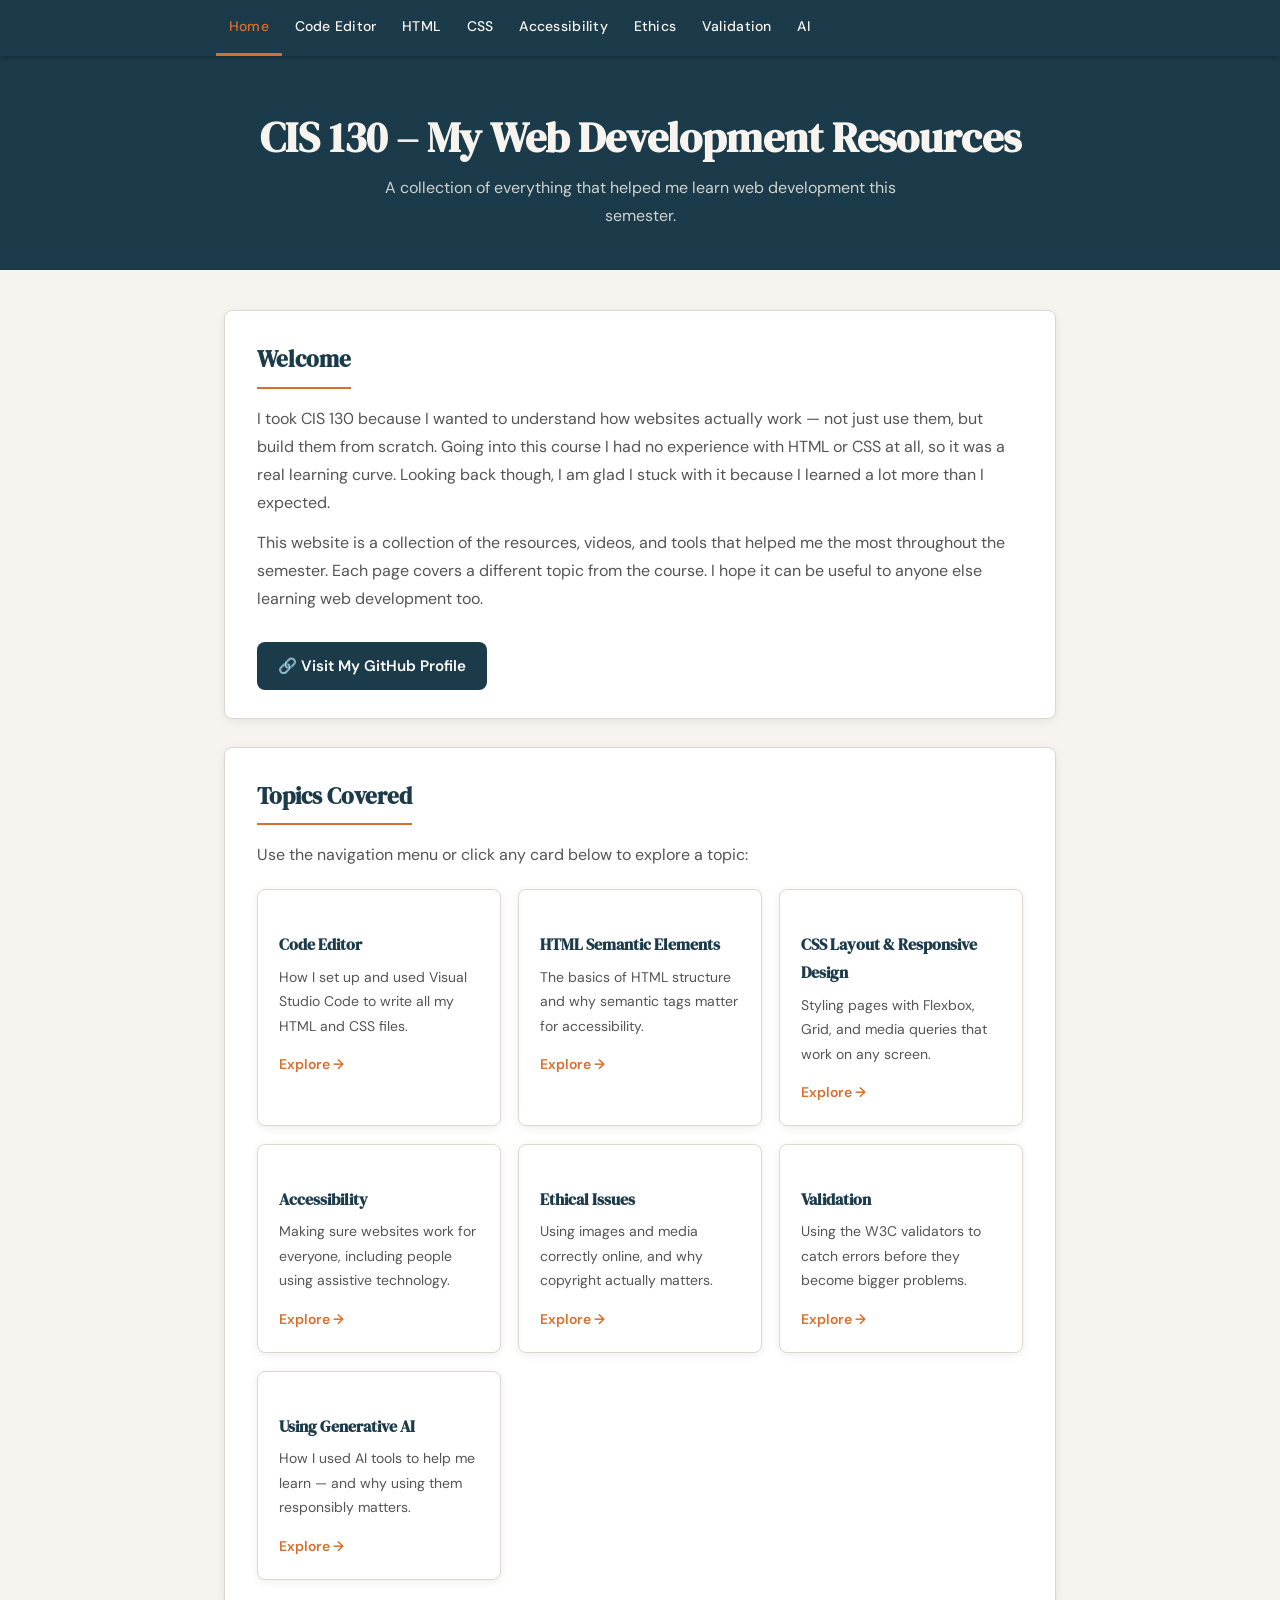
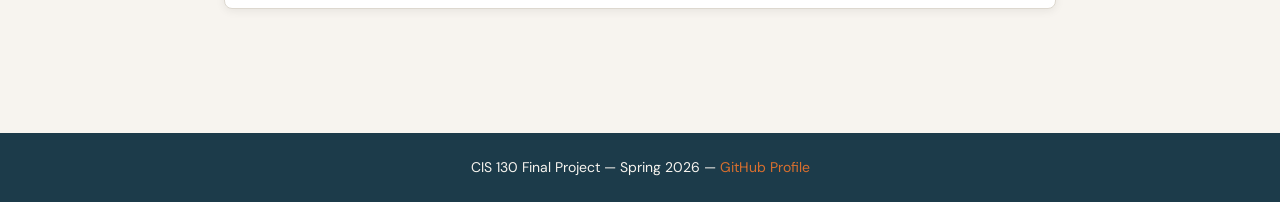
<file: index.html>
<!DOCTYPE html>
<html lang="en">
<head>
  <meta charset="UTF-8" />
  <meta name="viewport" content="width=device-width, initial-scale=1.0" />
  <title>CIS 130 Learning Resources – Home</title>
  <link rel="stylesheet" href="css/style.css" />
</head>
<body>
 
  <!-- Skip Navigation for Accessibility -->
  <a class="skip-link" href="#main-content">Skip to main content</a>
 
  <!-- Navigation -->
  <nav aria-label="Main navigation">
    <ul>
      <li><a href="index.html" class="active">Home</a></li>
      <li><a href="pages/code-editor.html">Code Editor</a></li>
      <li><a href="pages/html.html">HTML</a></li>
      <li><a href="pages/css.html">CSS</a></li>
      <li><a href="pages/accessibility.html">Accessibility</a></li>
      <li><a href="pages/ethics.html">Ethics</a></li>
      <li><a href="pages/validation.html">Validation</a></li>
      <li><a href="pages/ai.html">AI</a></li>
    </ul>
  </nav>
 
  <!-- Page Header -->
  <header class="page-header">
    <h1>CIS 130 – My Web Development Resources</h1>
    <p>A collection of everything that helped me learn web development this semester.</p>
  </header>
 
  <!-- Main Content -->
  <main id="main-content">
 
    <section aria-labelledby="about-heading">
      <h2 id="about-heading">Welcome</h2>
      <p>
        I took CIS 130 because I wanted to understand how websites actually work — not just use them,
        but build them from scratch. Going into this course I had no experience with HTML or CSS at all,
        so it was a real learning curve. Looking back though, I am glad I stuck with it because I learned
        a lot more than I expected.
      </p>
      <p>
        This website is a collection of the resources, videos, and tools that helped me the most
        throughout the semester. Each page covers a different topic from the course. I hope it can
        be useful to anyone else learning web development too.
      </p>
      <a class="github-link" href="https://github.com/basiramuniri" target="_blank" rel="noopener noreferrer">
        &#128279; Visit My GitHub Profile
      </a>
    </section>
 
    <section aria-labelledby="pages-heading">
      <h2 id="pages-heading">Topics Covered</h2>
      <p>Use the navigation menu or click any card below to explore a topic:</p>
 
      <div class="card-grid">
 
        <article class="card">
          <h3>Code Editor</h3>
          <p>How I set up and used Visual Studio Code to write all my HTML and CSS files.</p>
          <a href="pages/code-editor.html">Explore &rarr;</a>
        </article>
 
        <article class="card">
          <h3>HTML Semantic Elements</h3>
          <p>The basics of HTML structure and why semantic tags matter for accessibility.</p>
          <a href="pages/html.html">Explore &rarr;</a>
        </article>
 
        <article class="card">
          <h3>CSS Layout &amp; Responsive Design</h3>
          <p>Styling pages with Flexbox, Grid, and media queries that work on any screen.</p>
          <a href="pages/css.html">Explore &rarr;</a>
        </article>
 
        <article class="card">
          <h3>Accessibility</h3>
          <p>Making sure websites work for everyone, including people using assistive technology.</p>
          <a href="pages/accessibility.html">Explore &rarr;</a>
        </article>
 
        <article class="card">
          <h3>Ethical Issues</h3>
          <p>Using images and media correctly online, and why copyright actually matters.</p>
          <a href="pages/ethics.html">Explore &rarr;</a>
        </article>
 
        <article class="card">
          <h3>Validation</h3>
          <p>Using the W3C validators to catch errors before they become bigger problems.</p>
          <a href="pages/validation.html">Explore &rarr;</a>
        </article>
 
        <article class="card">
          <h3>Using Generative AI</h3>
          <p>How I used AI tools to help me learn — and why using them responsibly matters.</p>
          <a href="pages/ai.html">Explore &rarr;</a>
        </article>
 
      </div>
    </section>
 
  </main>
 
  <footer>
    <p>CIS 130 Final Project &mdash; Spring 2026 &mdash; <a href="https://github.com/basiramuniri" target="_blank" rel="noopener noreferrer">GitHub Profile</a></p>
  </footer>
 
</body>
</html>
</file>
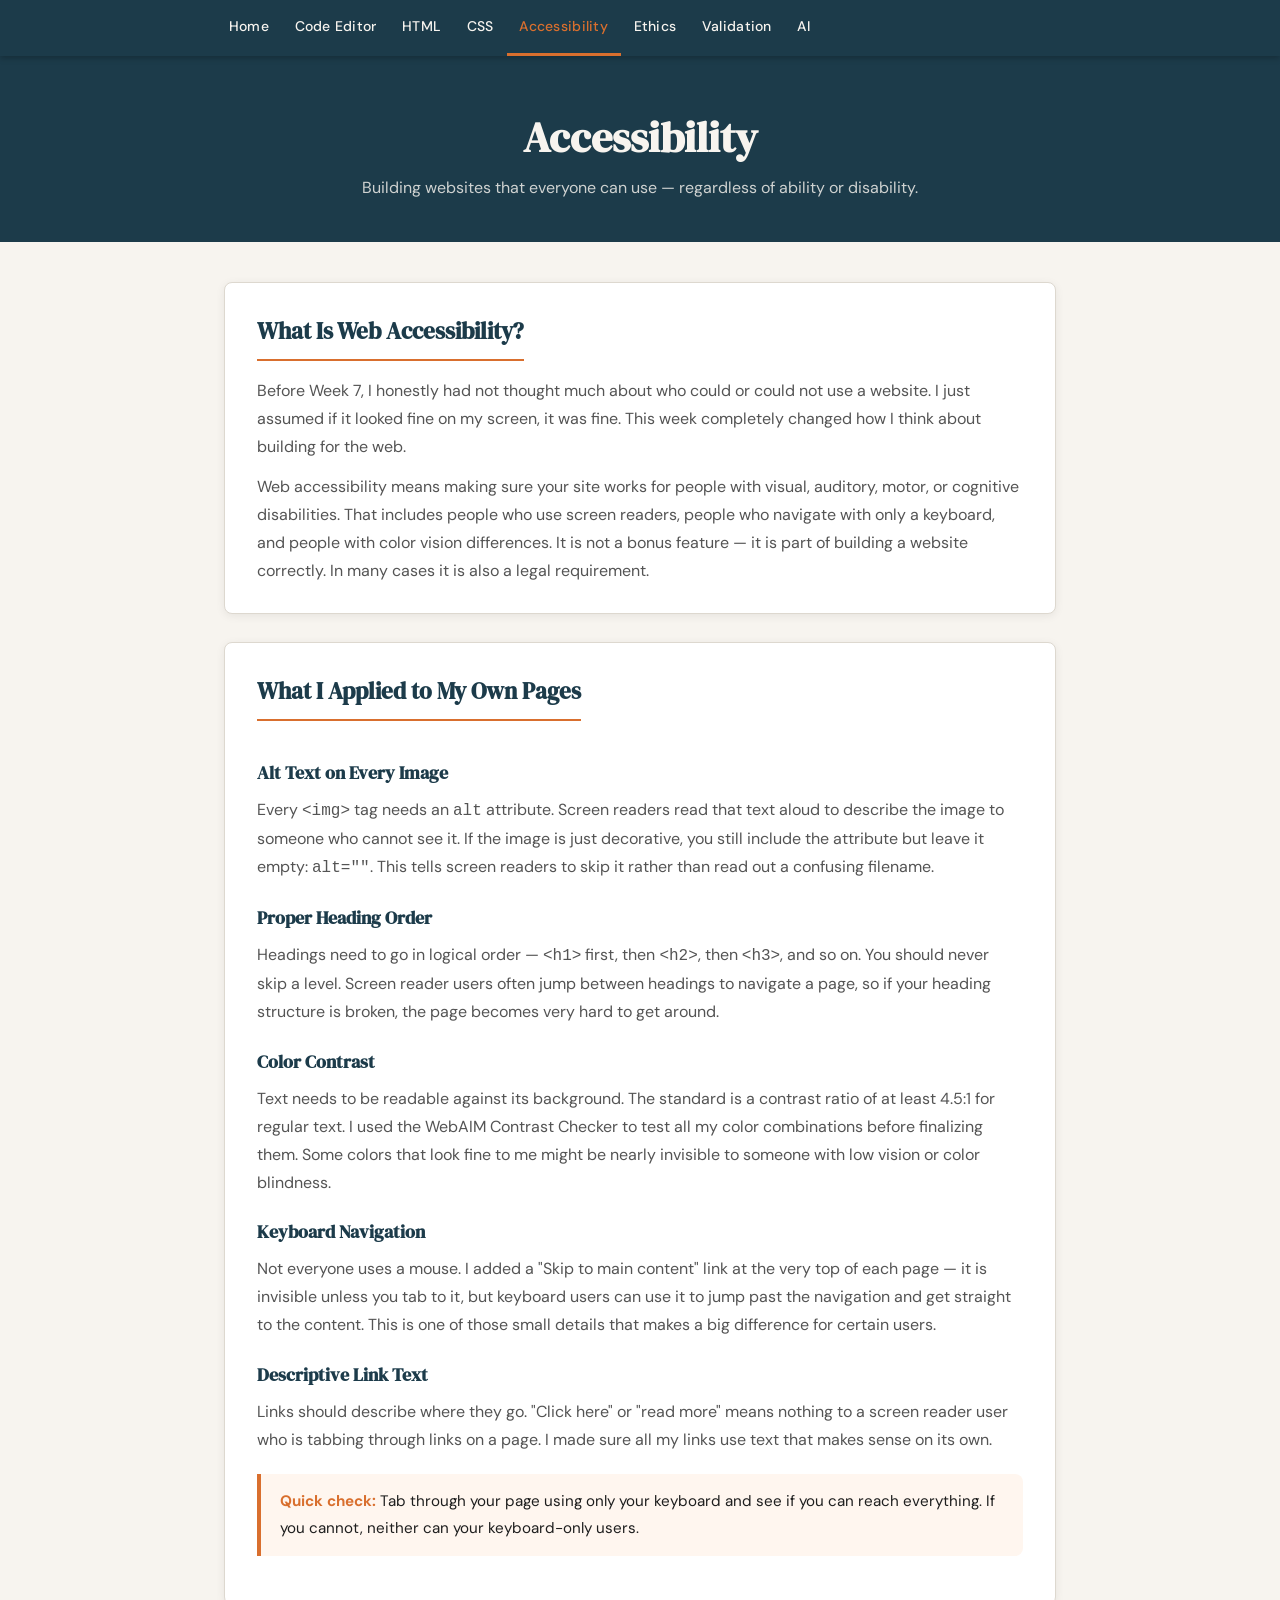
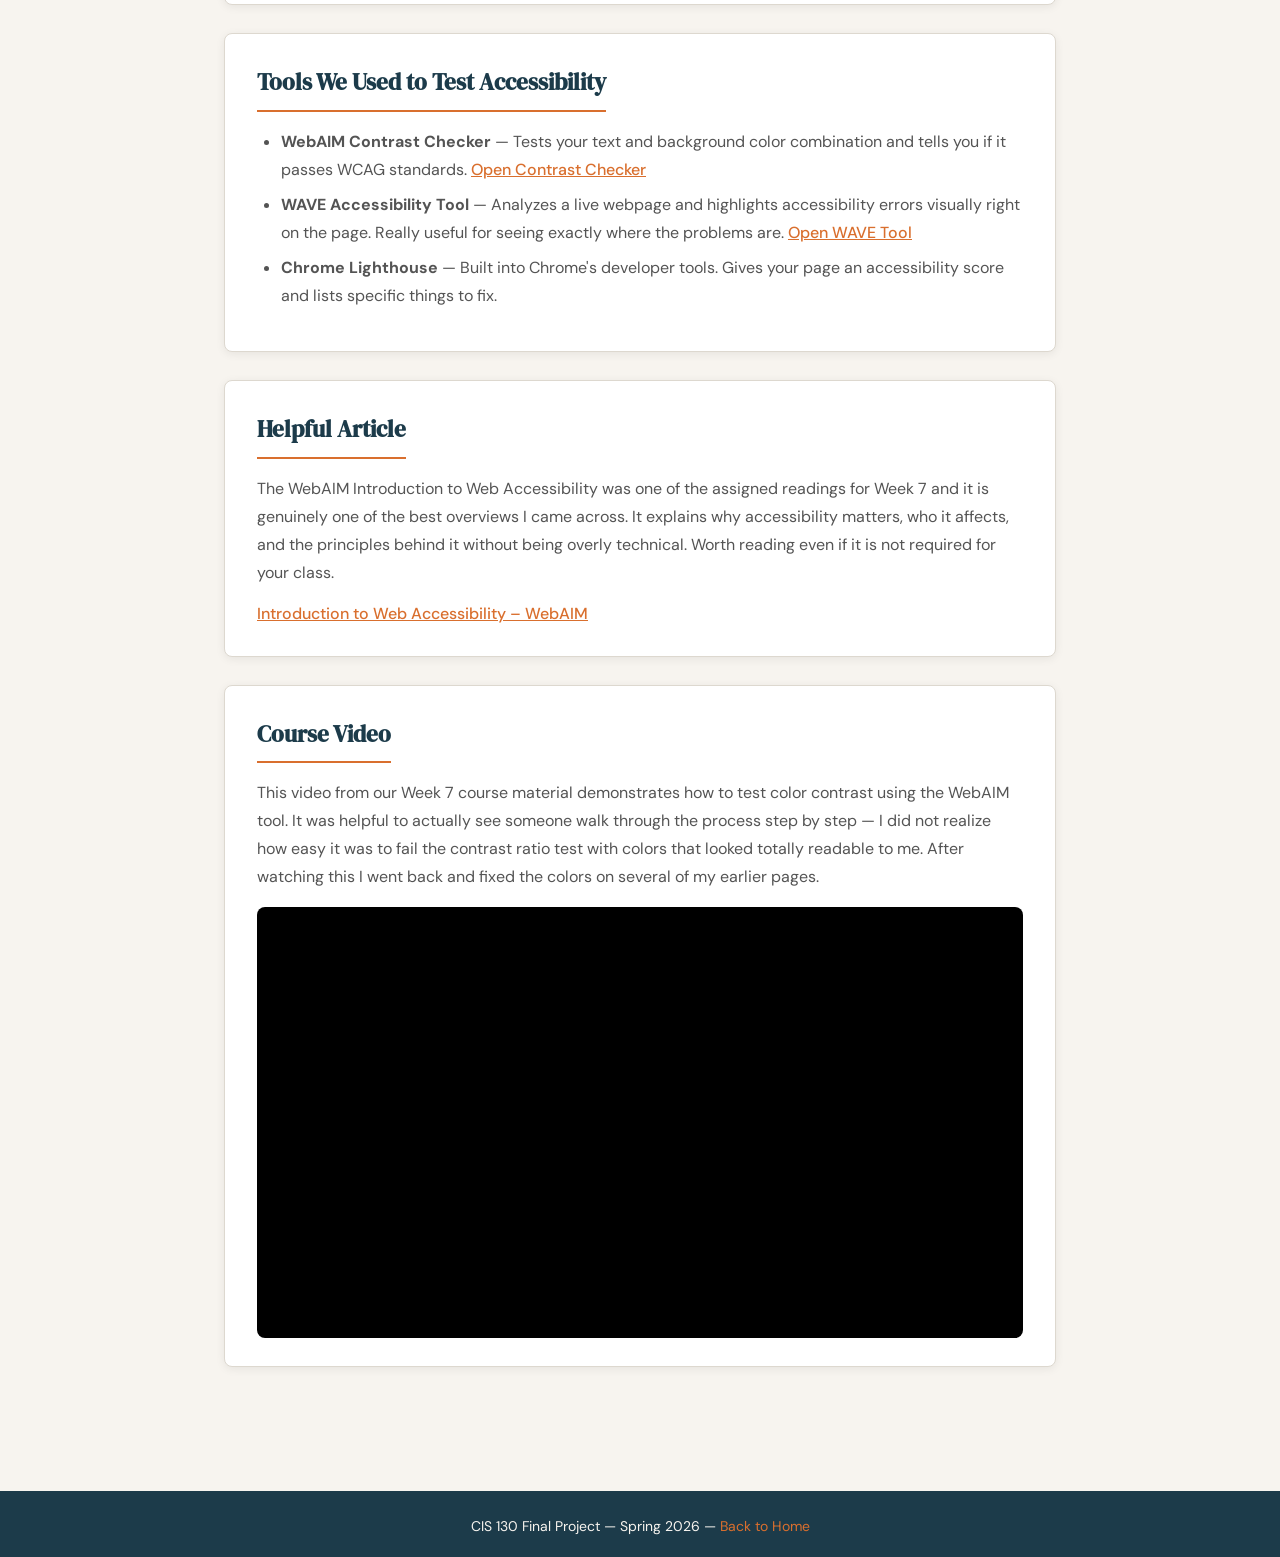
<file: pages/accessibility.html>
<!DOCTYPE html>
<html lang="en">
<head>
  <meta charset="UTF-8" />
  <meta name="viewport" content="width=device-width, initial-scale=1.0" />
  <title>Accessibility – CIS 130</title>
  <link rel="stylesheet" href="../css/style.css" />
</head>
<body>

  <a class="skip-link" href="#main-content">Skip to main content</a>

  <nav aria-label="Main navigation">
    <ul>
      <li><a href="../index.html">Home</a></li>
      <li><a href="code-editor.html">Code Editor</a></li>
      <li><a href="html.html">HTML</a></li>
      <li><a href="css.html">CSS</a></li>
      <li><a href="accessibility.html" class="active">Accessibility</a></li>
      <li><a href="ethics.html">Ethics</a></li>
      <li><a href="validation.html">Validation</a></li>
      <li><a href="ai.html">AI</a></li>
    </ul>
  </nav>

  <header class="page-header">
    <h1>Accessibility</h1>
    <p>Building websites that everyone can use — regardless of ability or disability.</p>
  </header>

  <main id="main-content">

    <section aria-labelledby="what-is-a11y">
      <h2 id="what-is-a11y">What Is Web Accessibility?</h2>
      <p>
        Before Week 7, I honestly had not thought much about who could or could not use a website.
        I just assumed if it looked fine on my screen, it was fine. This week completely changed
        how I think about building for the web.
      </p>
      <p>
        Web accessibility means making sure your site works for people with visual, auditory, motor,
        or cognitive disabilities. That includes people who use screen readers, people who navigate
        with only a keyboard, and people with color vision differences. It is not a bonus feature —
        it is part of building a website correctly. In many cases it is also a legal requirement.
      </p>
    </section>

    <section aria-labelledby="key-practices">
      <h2 id="key-practices">What I Applied to My Own Pages</h2>

      <h3>Alt Text on Every Image</h3>
      <p>
        Every <code>&lt;img&gt;</code> tag needs an <code>alt</code> attribute. Screen readers read
        that text aloud to describe the image to someone who cannot see it. If the image is just
        decorative, you still include the attribute but leave it empty: <code>alt=""</code>. This
        tells screen readers to skip it rather than read out a confusing filename.
      </p>

      <h3>Proper Heading Order</h3>
      <p>
        Headings need to go in logical order — <code>&lt;h1&gt;</code> first, then
        <code>&lt;h2&gt;</code>, then <code>&lt;h3&gt;</code>, and so on. You should never skip
        a level. Screen reader users often jump between headings to navigate a page, so if your
        heading structure is broken, the page becomes very hard to get around.
      </p>

      <h3>Color Contrast</h3>
      <p>
        Text needs to be readable against its background. The standard is a contrast ratio of at
        least 4.5:1 for regular text. I used the WebAIM Contrast Checker to test all my color
        combinations before finalizing them. Some colors that look fine to me might be nearly
        invisible to someone with low vision or color blindness.
      </p>

      <h3>Keyboard Navigation</h3>
      <p>
        Not everyone uses a mouse. I added a "Skip to main content" link at the very top of each
        page — it is invisible unless you tab to it, but keyboard users can use it to jump past
        the navigation and get straight to the content. This is one of those small details that
        makes a big difference for certain users.
      </p>

      <h3>Descriptive Link Text</h3>
      <p>
        Links should describe where they go. "Click here" or "read more" means nothing to a screen
        reader user who is tabbing through links on a page. I made sure all my links use text that
        makes sense on its own.
      </p>

      <div class="tip-box">
        <p><strong>Quick check:</strong> Tab through your page using only your keyboard and see if you can reach everything. If you cannot, neither can your keyboard-only users.</p>
      </div>
    </section>

    <section aria-labelledby="tools-section">
      <h2 id="tools-section">Tools We Used to Test Accessibility</h2>
      <ul>
        <li>
          <strong>WebAIM Contrast Checker</strong> — Tests your text and background color combination
          and tells you if it passes WCAG standards.
          <a class="article-link" href="https://webaim.org/resources/contrastchecker/" target="_blank" rel="noopener noreferrer">Open Contrast Checker</a>
        </li>
        <li>
          <strong>WAVE Accessibility Tool</strong> — Analyzes a live webpage and highlights accessibility
          errors visually right on the page. Really useful for seeing exactly where the problems are.
          <a class="article-link" href="https://wave.webaim.org/" target="_blank" rel="noopener noreferrer">Open WAVE Tool</a>
        </li>
        <li>
          <strong>Chrome Lighthouse</strong> — Built into Chrome's developer tools. Gives your page
          an accessibility score and lists specific things to fix.
        </li>
      </ul>
    </section>

    <section aria-labelledby="article-section">
      <h2 id="article-section">Helpful Article</h2>
      <p>
        The WebAIM Introduction to Web Accessibility was one of the assigned readings for Week 7
        and it is genuinely one of the best overviews I came across. It explains why accessibility
        matters, who it affects, and the principles behind it without being overly technical.
        Worth reading even if it is not required for your class.
      </p>
      <p>
        <a class="article-link"
           href="https://webaim.org/intro/"
           target="_blank"
           rel="noopener noreferrer">
          Introduction to Web Accessibility – WebAIM
        </a>
      </p>
    </section>

    <section aria-labelledby="video-section">
      <h2 id="video-section">Course Video</h2>
      <p>
        This video from our Week 7 course material demonstrates how to test color contrast using
        the WebAIM tool. It was helpful to actually see someone walk through the process step by
        step — I did not realize how easy it was to fail the contrast ratio test with colors that
        looked totally readable to me. After watching this I went back and fixed the colors on
        several of my earlier pages.
      </p>
      <div class="video-wrapper">
        <iframe
          src="https://www.youtube.com/embed/4qglOhoN7Gc"
          title="How to Test Color Contrast with WebAIM – Course Video Week 7"
          allowfullscreen>
        </iframe>
      </div>
    </section>

  </main>

  <footer>
    <p>CIS 130 Final Project &mdash; Spring 2026 &mdash; <a href="../index.html">Back to Home</a></p>
  </footer>

</body>
</html>
</file>
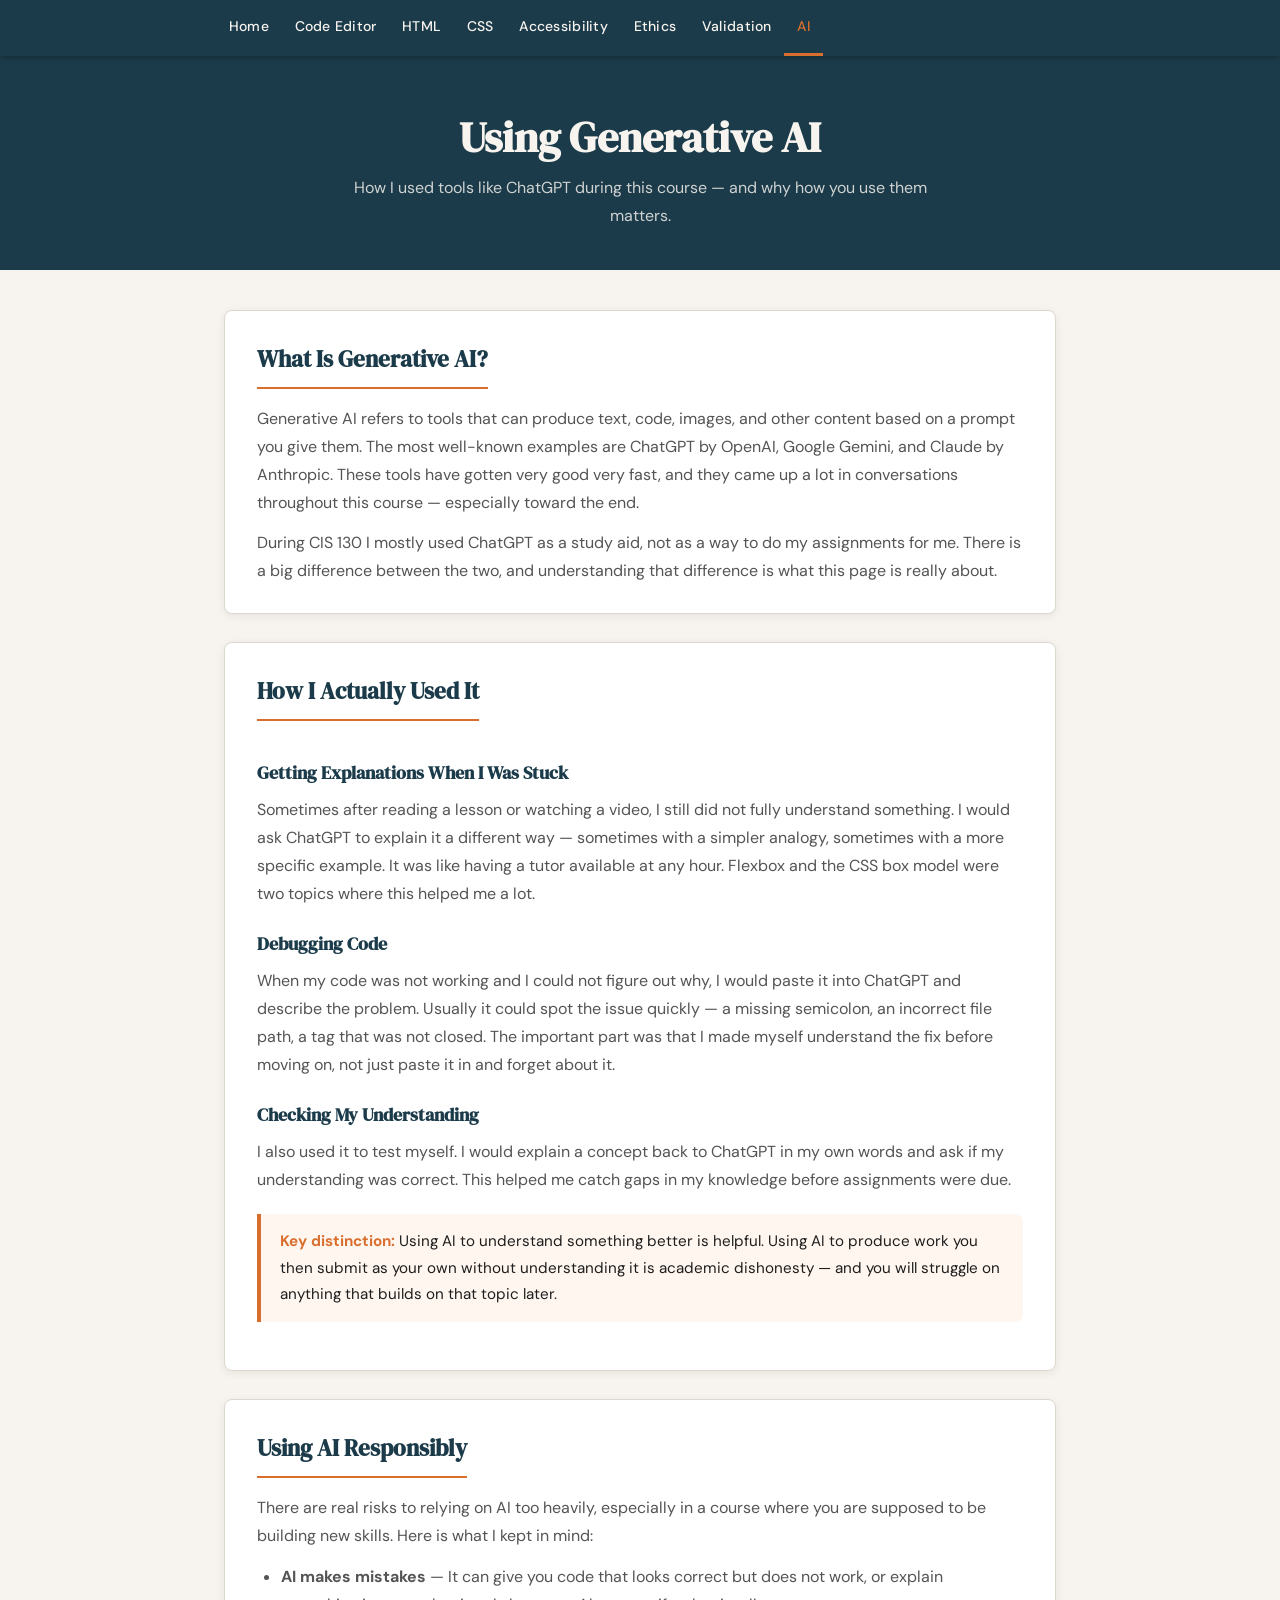
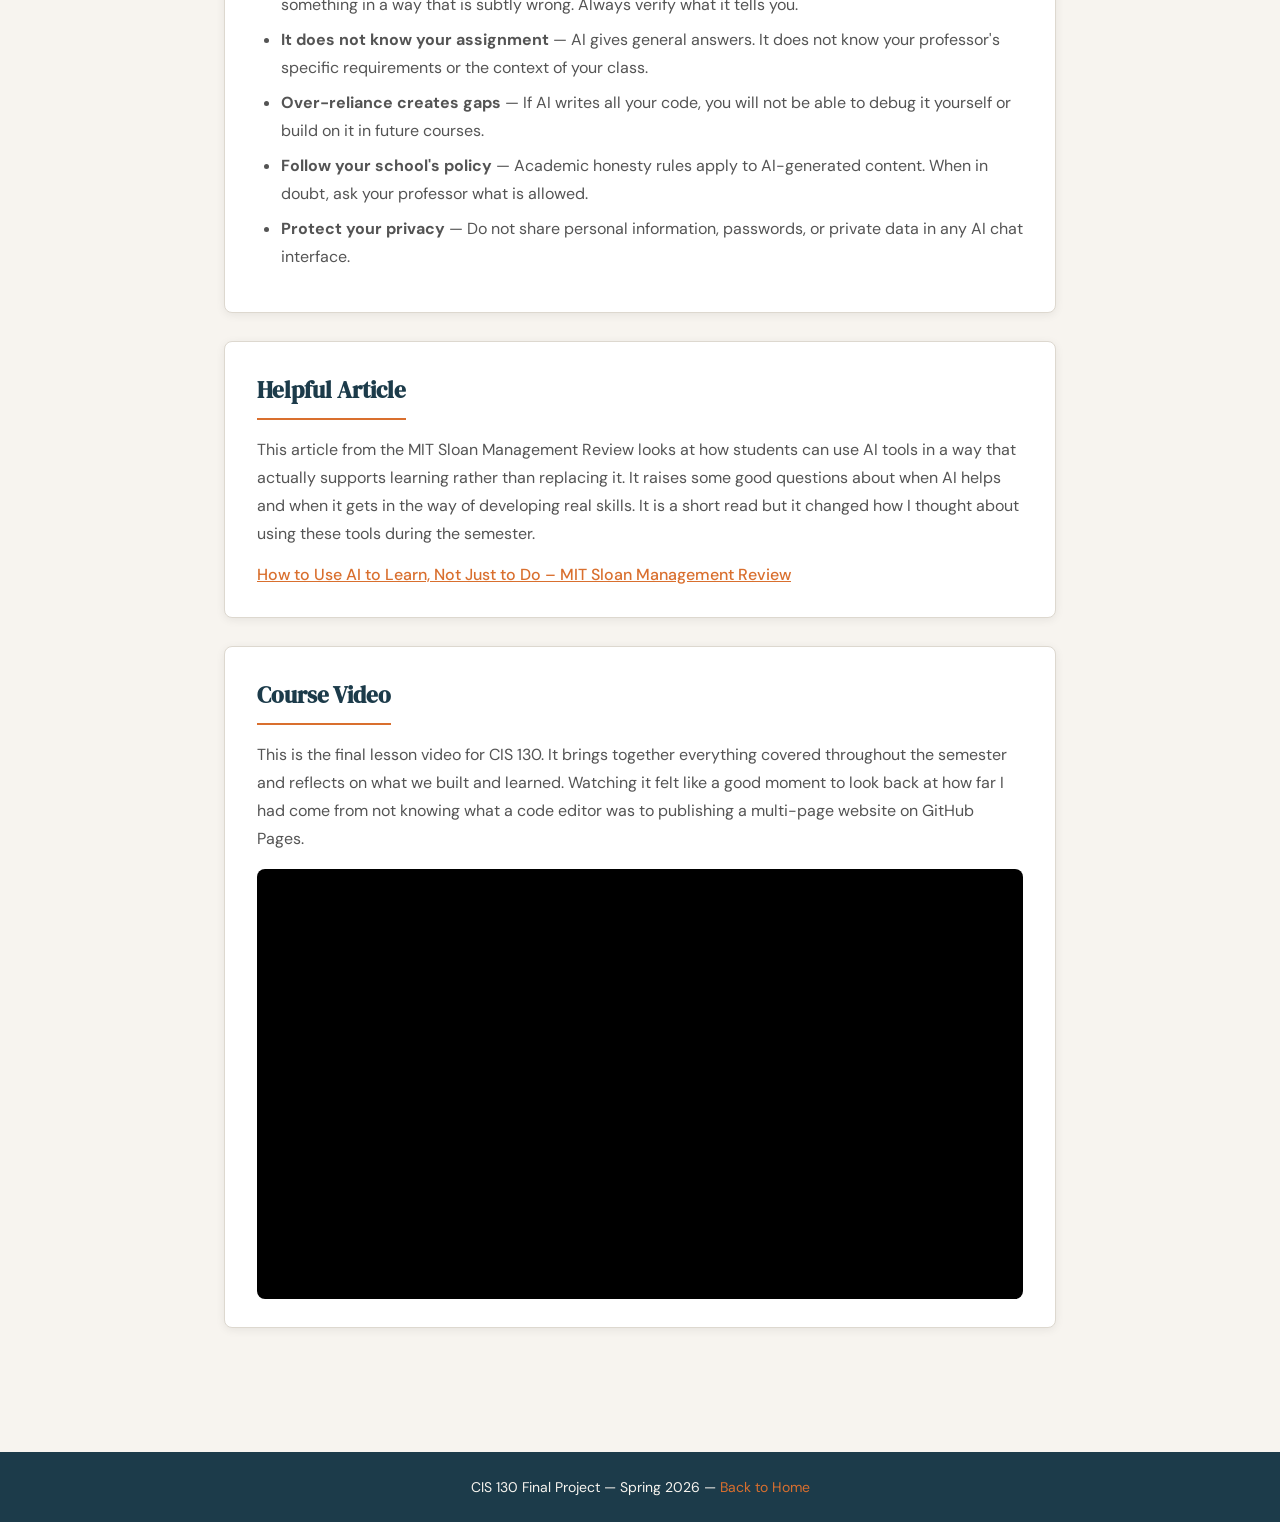
<file: pages/ai.html>
<!DOCTYPE html>
<html lang="en">
<head>
  <meta charset="UTF-8" />
  <meta name="viewport" content="width=device-width, initial-scale=1.0" />
  <title>Using Generative AI – CIS 130</title>
  <link rel="stylesheet" href="../css/style.css" />
</head>
<body>

  <a class="skip-link" href="#main-content">Skip to main content</a>

  <nav aria-label="Main navigation">
    <ul>
      <li><a href="../index.html">Home</a></li>
      <li><a href="code-editor.html">Code Editor</a></li>
      <li><a href="html.html">HTML</a></li>
      <li><a href="css.html">CSS</a></li>
      <li><a href="accessibility.html">Accessibility</a></li>
      <li><a href="ethics.html">Ethics</a></li>
      <li><a href="validation.html">Validation</a></li>
      <li><a href="ai.html" class="active">AI</a></li>
    </ul>
  </nav>

  <header class="page-header">
    <h1>Using Generative AI</h1>
    <p>How I used tools like ChatGPT during this course — and why how you use them matters.</p>
  </header>

  <main id="main-content">

    <section aria-labelledby="what-is-ai">
      <h2 id="what-is-ai">What Is Generative AI?</h2>
      <p>
        Generative AI refers to tools that can produce text, code, images, and other content
        based on a prompt you give them. The most well-known examples are ChatGPT by OpenAI,
        Google Gemini, and Claude by Anthropic. These tools have gotten very good very fast,
        and they came up a lot in conversations throughout this course — especially toward the end.
      </p>
      <p>
        During CIS 130 I mostly used ChatGPT as a study aid, not as a way to do my assignments
        for me. There is a big difference between the two, and understanding that difference is
        what this page is really about.
      </p>
    </section>

    <section aria-labelledby="how-i-used-ai">
      <h2 id="how-i-used-ai">How I Actually Used It</h2>

      <h3>Getting Explanations When I Was Stuck</h3>
      <p>
        Sometimes after reading a lesson or watching a video, I still did not fully understand
        something. I would ask ChatGPT to explain it a different way — sometimes with a simpler
        analogy, sometimes with a more specific example. It was like having a tutor available
        at any hour. Flexbox and the CSS box model were two topics where this helped me a lot.
      </p>

      <h3>Debugging Code</h3>
      <p>
        When my code was not working and I could not figure out why, I would paste it into
        ChatGPT and describe the problem. Usually it could spot the issue quickly — a missing
        semicolon, an incorrect file path, a tag that was not closed. The important part was
        that I made myself understand the fix before moving on, not just paste it in and forget
        about it.
      </p>

      <h3>Checking My Understanding</h3>
      <p>
        I also used it to test myself. I would explain a concept back to ChatGPT in my own
        words and ask if my understanding was correct. This helped me catch gaps in my knowledge
        before assignments were due.
      </p>

      <div class="tip-box">
        <p><strong>Key distinction:</strong> Using AI to understand something better is helpful. Using AI to produce work you then submit as your own without understanding it is academic dishonesty — and you will struggle on anything that builds on that topic later.</p>
      </div>
    </section>

    <section aria-labelledby="responsible-ai">
      <h2 id="responsible-ai">Using AI Responsibly</h2>
      <p>
        There are real risks to relying on AI too heavily, especially in a course where you are
        supposed to be building new skills. Here is what I kept in mind:
      </p>
      <ul>
        <li><strong>AI makes mistakes</strong> — It can give you code that looks correct but does not work, or explain something in a way that is subtly wrong. Always verify what it tells you.</li>
        <li><strong>It does not know your assignment</strong> — AI gives general answers. It does not know your professor's specific requirements or the context of your class.</li>
        <li><strong>Over-reliance creates gaps</strong> — If AI writes all your code, you will not be able to debug it yourself or build on it in future courses.</li>
        <li><strong>Follow your school's policy</strong> — Academic honesty rules apply to AI-generated content. When in doubt, ask your professor what is allowed.</li>
        <li><strong>Protect your privacy</strong> — Do not share personal information, passwords, or private data in any AI chat interface.</li>
      </ul>
    </section>

    <section aria-labelledby="article-section">
      <h2 id="article-section">Helpful Article</h2>
      <p>
        This article from the MIT Sloan Management Review looks at how students can use AI tools
        in a way that actually supports learning rather than replacing it. It raises some good
        questions about when AI helps and when it gets in the way of developing real skills.
        It is a short read but it changed how I thought about using these tools during the semester.
      </p>
      <p>
        <a class="article-link"
           href="https://mitsloan.mit.edu/ideas-made-to-matter/how-to-use-ai-to-learn-not-just-to-do"
           target="_blank"
           rel="noopener noreferrer">
          How to Use AI to Learn, Not Just to Do – MIT Sloan Management Review
        </a>
      </p>
    </section>

    <section aria-labelledby="video-section">
      <h2 id="video-section">Course Video</h2>
      <p>
        This is the final lesson video for CIS 130. It brings together everything covered
        throughout the semester and reflects on what we built and learned. Watching it felt
        like a good moment to look back at how far I had come from not knowing what a
        code editor was to publishing a multi-page website on GitHub Pages.
      </p>
      <div class="video-wrapper">
        <iframe
          src="https://www.youtube.com/embed/u207M7soyGo"
          title="Final Lesson for CIS 130 – Course Video Week 14"
          allowfullscreen>
        </iframe>
      </div>
    </section>

  </main>

  <footer>
    <p>CIS 130 Final Project &mdash; Spring 2026 &mdash; <a href="../index.html">Back to Home</a></p>
  </footer>

</body>
</html>
</file>
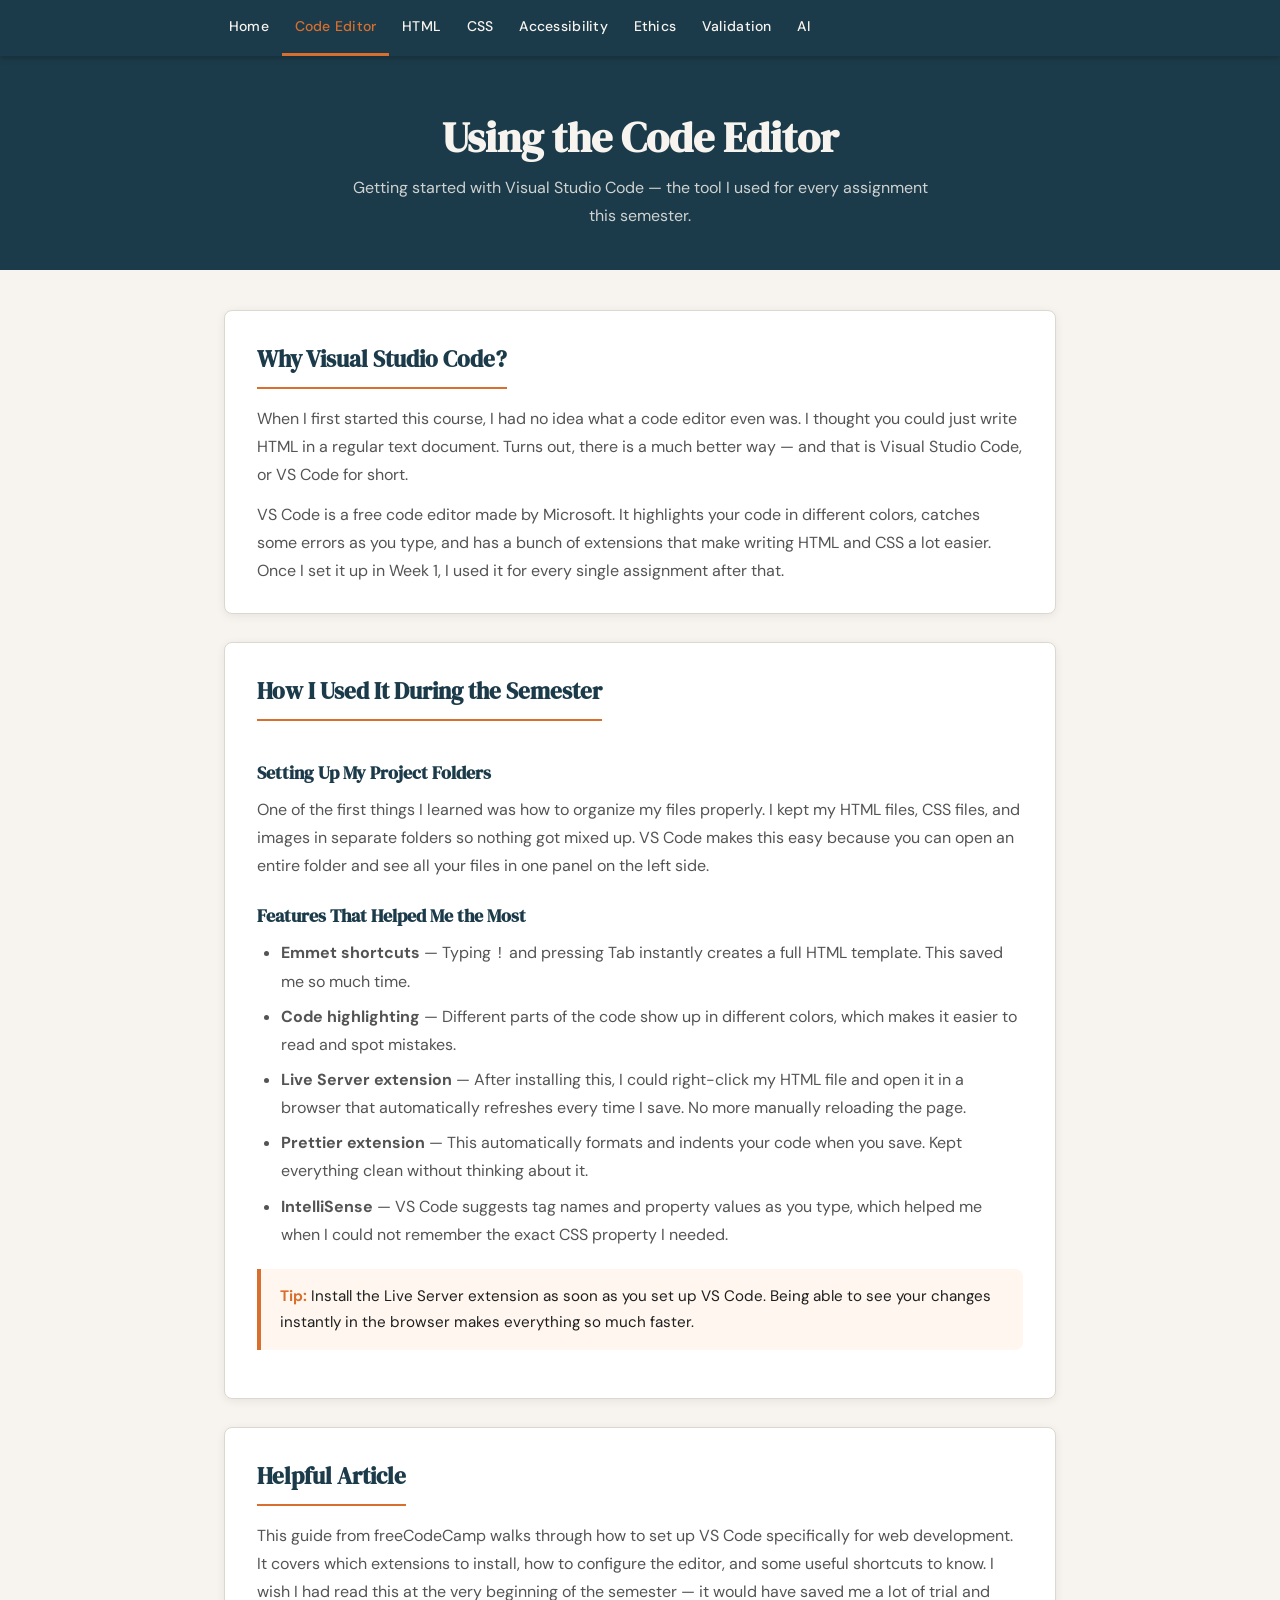
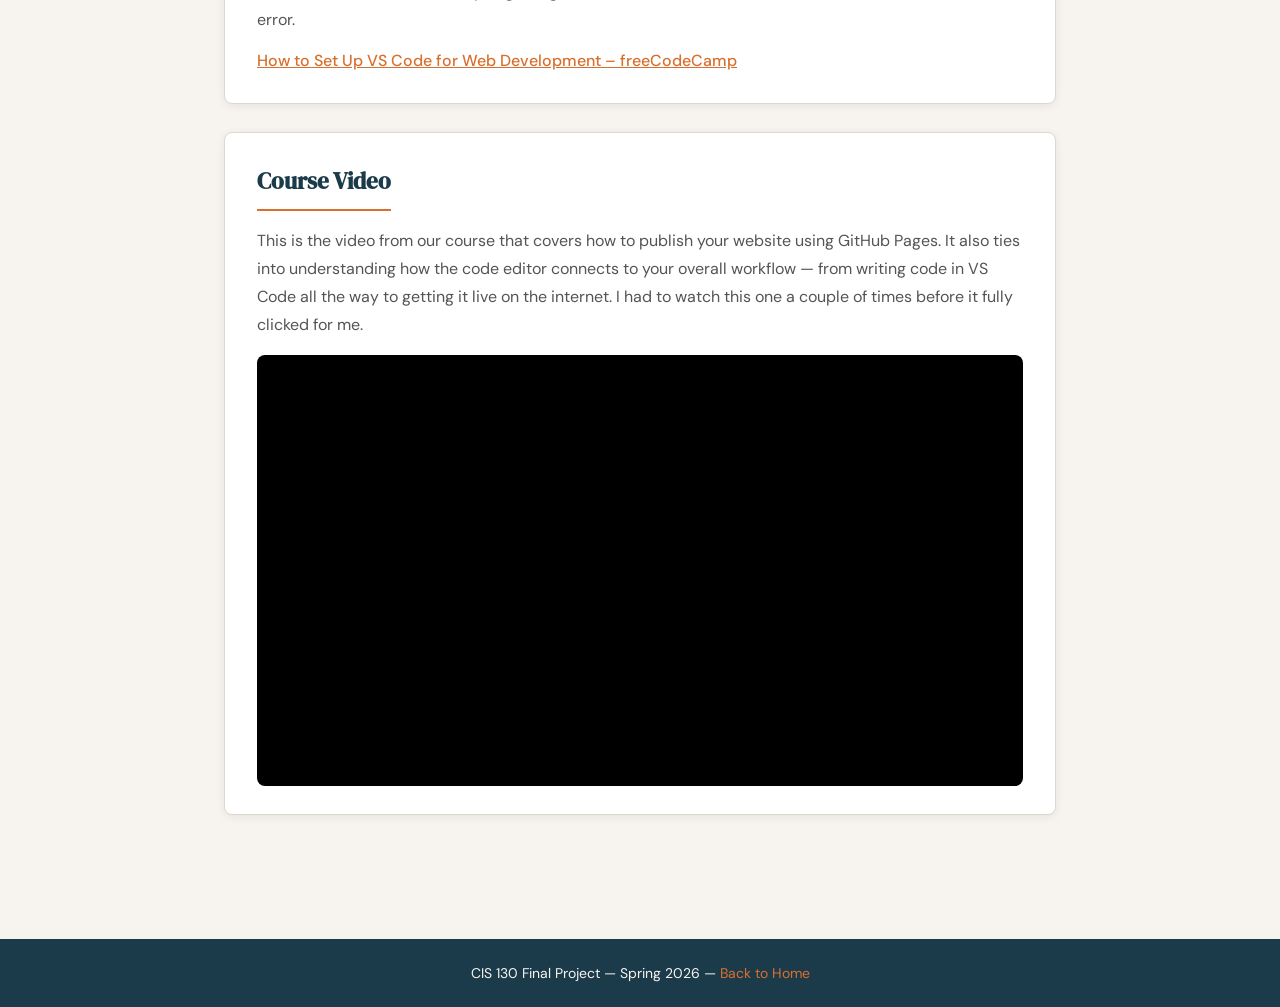
<file: pages/code-editor.html>
<!DOCTYPE html>
<html lang="en">
<head>
  <meta charset="UTF-8" />
  <meta name="viewport" content="width=device-width, initial-scale=1.0" />
  <title>Using the Code Editor – CIS 130</title>
  <link rel="stylesheet" href="../css/style.css" />
</head>
<body>

  <a class="skip-link" href="#main-content">Skip to main content</a>

  <nav aria-label="Main navigation">
    <ul>
      <li><a href="../index.html">Home</a></li>
      <li><a href="code-editor.html" class="active">Code Editor</a></li>
      <li><a href="html.html">HTML</a></li>
      <li><a href="css.html">CSS</a></li>
      <li><a href="accessibility.html">Accessibility</a></li>
      <li><a href="ethics.html">Ethics</a></li>
      <li><a href="validation.html">Validation</a></li>
      <li><a href="ai.html">AI</a></li>
    </ul>
  </nav>

  <header class="page-header">
    <h1>Using the Code Editor</h1>
    <p>Getting started with Visual Studio Code — the tool I used for every assignment this semester.</p>
  </header>

  <main id="main-content">

    <section aria-labelledby="vscode-intro">
      <h2 id="vscode-intro">Why Visual Studio Code?</h2>
      <p>
        When I first started this course, I had no idea what a code editor even was. I thought you
        could just write HTML in a regular text document. Turns out, there is a much better way —
        and that is Visual Studio Code, or VS Code for short.
      </p>
      <p>
        VS Code is a free code editor made by Microsoft. It highlights your code in different colors,
        catches some errors as you type, and has a bunch of extensions that make writing HTML and CSS
        a lot easier. Once I set it up in Week 1, I used it for every single assignment after that.
      </p>
    </section>

    <section aria-labelledby="how-i-used">
      <h2 id="how-i-used">How I Used It During the Semester</h2>

      <h3>Setting Up My Project Folders</h3>
      <p>
        One of the first things I learned was how to organize my files properly. I kept my HTML files,
        CSS files, and images in separate folders so nothing got mixed up. VS Code makes this easy because
        you can open an entire folder and see all your files in one panel on the left side.
      </p>

      <h3>Features That Helped Me the Most</h3>
      <ul>
        <li><strong>Emmet shortcuts</strong> — Typing <code>!</code> and pressing Tab instantly creates a full HTML template. This saved me so much time.</li>
        <li><strong>Code highlighting</strong> — Different parts of the code show up in different colors, which makes it easier to read and spot mistakes.</li>
        <li><strong>Live Server extension</strong> — After installing this, I could right-click my HTML file and open it in a browser that automatically refreshes every time I save. No more manually reloading the page.</li>
        <li><strong>Prettier extension</strong> — This automatically formats and indents your code when you save. Kept everything clean without thinking about it.</li>
        <li><strong>IntelliSense</strong> — VS Code suggests tag names and property values as you type, which helped me when I could not remember the exact CSS property I needed.</li>
      </ul>

      <div class="tip-box">
        <p><strong>Tip:</strong> Install the Live Server extension as soon as you set up VS Code. Being able to see your changes instantly in the browser makes everything so much faster.</p>
      </div>
    </section>

    <section aria-labelledby="article-section">
      <h2 id="article-section">Helpful Article</h2>
      <p>
        This guide from freeCodeCamp walks through how to set up VS Code specifically for web development.
        It covers which extensions to install, how to configure the editor, and some useful shortcuts to
        know. I wish I had read this at the very beginning of the semester — it would have saved me a
        lot of trial and error.
      </p>
      <p>
        <a class="article-link"
           href="https://www.freecodecamp.org/news/how-to-set-up-vs-code-for-web-development/"
           target="_blank"
           rel="noopener noreferrer">
          How to Set Up VS Code for Web Development – freeCodeCamp
        </a>
      </p>
    </section>

    <section aria-labelledby="video-section">
      <h2 id="video-section">Course Video</h2>
      <p>
        This is the video from our course that covers how to publish your website using GitHub Pages.
        It also ties into understanding how the code editor connects to your overall workflow —
        from writing code in VS Code all the way to getting it live on the internet.
        I had to watch this one a couple of times before it fully clicked for me.
      </p>
      <div class="video-wrapper">
        <iframe
          src="https://www.youtube.com/embed/9eJFGgj8foc"
          title="How to Publish a Website Using GitHub Pages – Course Video"
          allowfullscreen>
        </iframe>
      </div>
    </section>

  </main>

  <footer>
    <p>CIS 130 Final Project &mdash; Spring 2026 &mdash; <a href="../index.html">Back to Home</a></p>
  </footer>

</body>
</html>
</file>
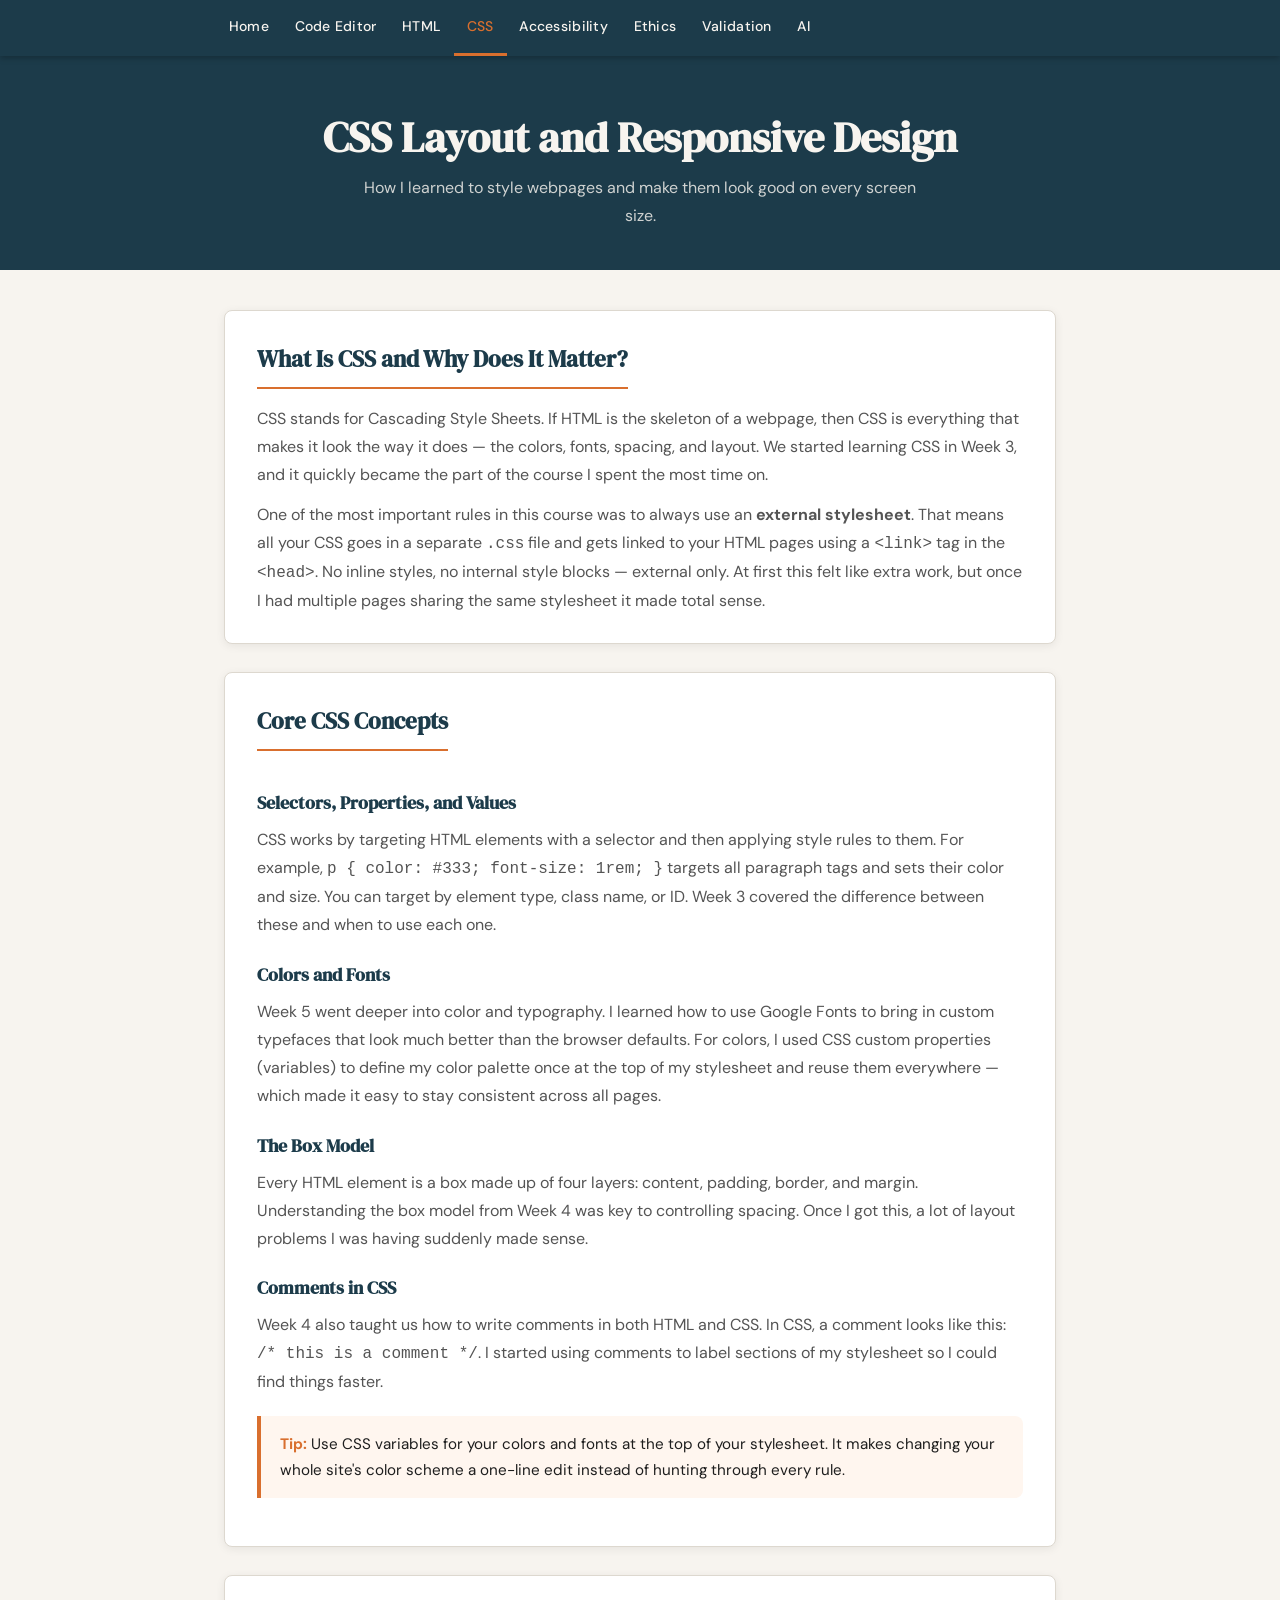
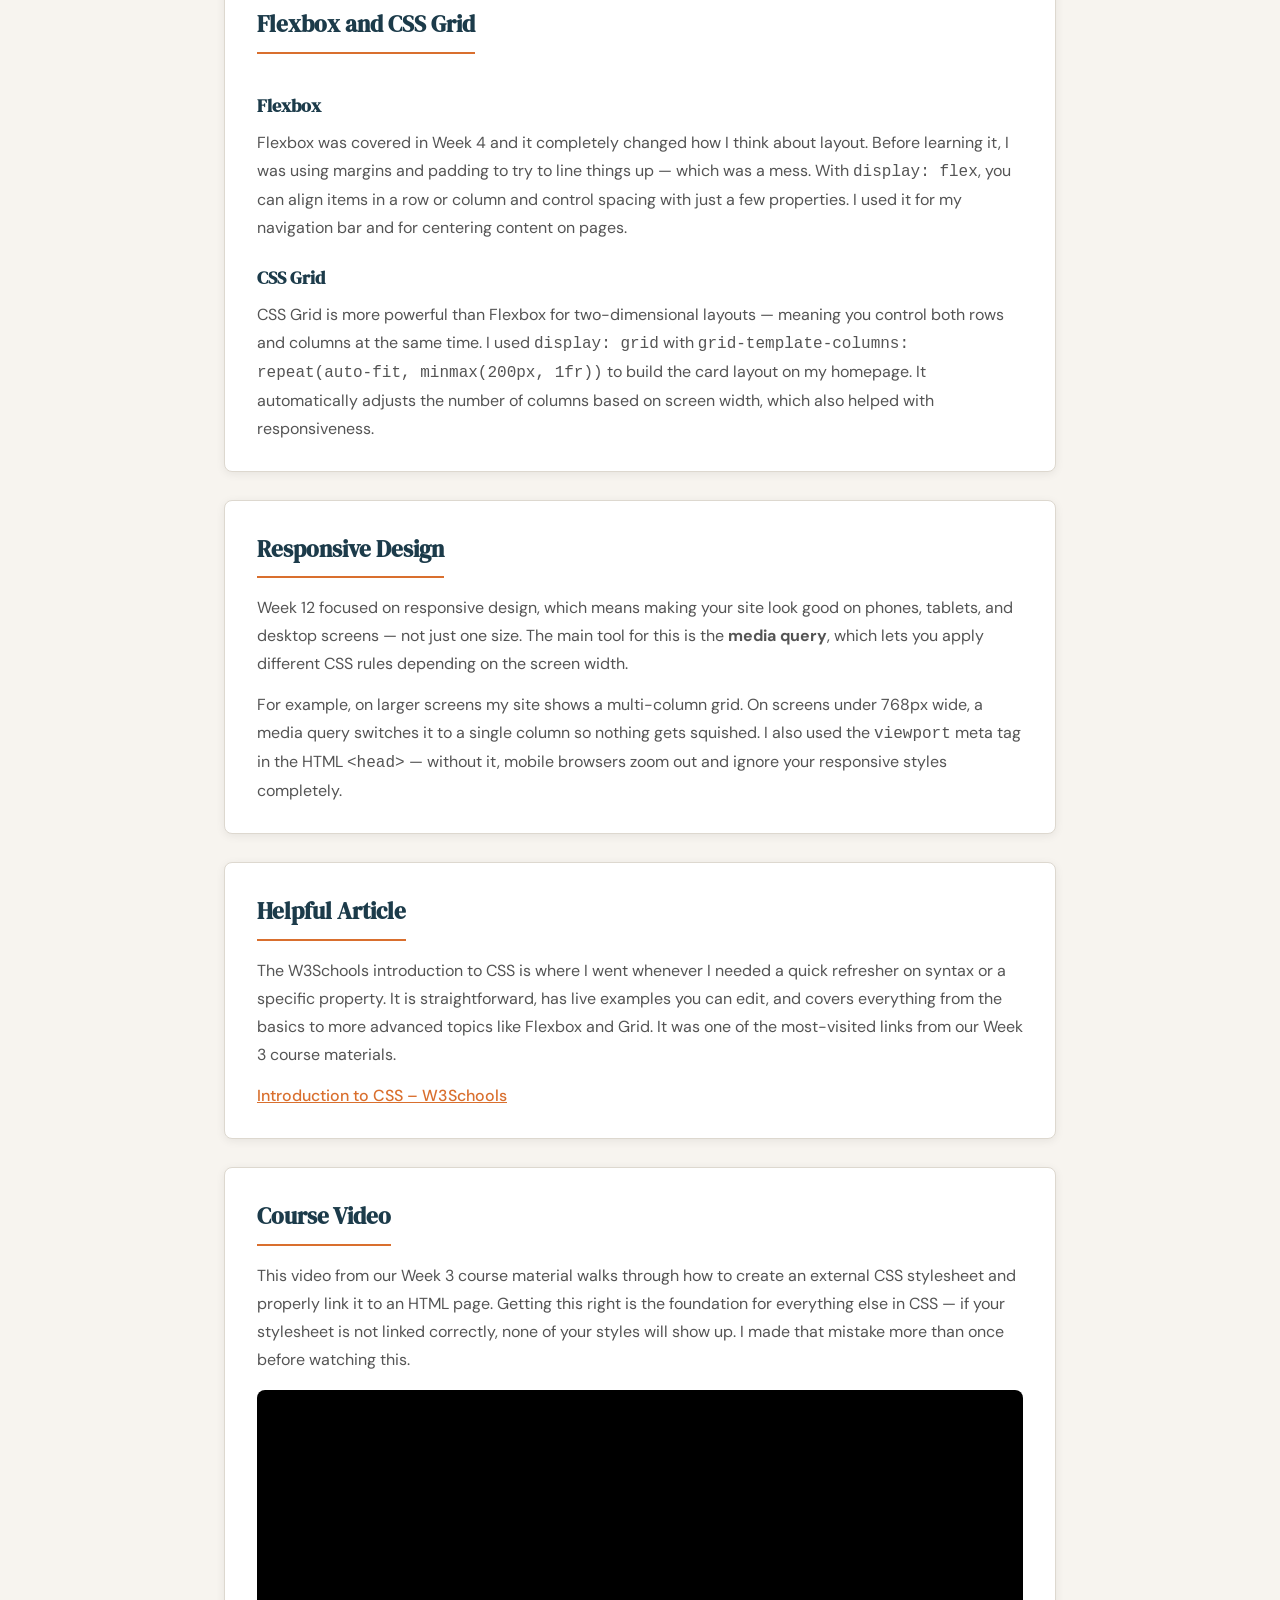
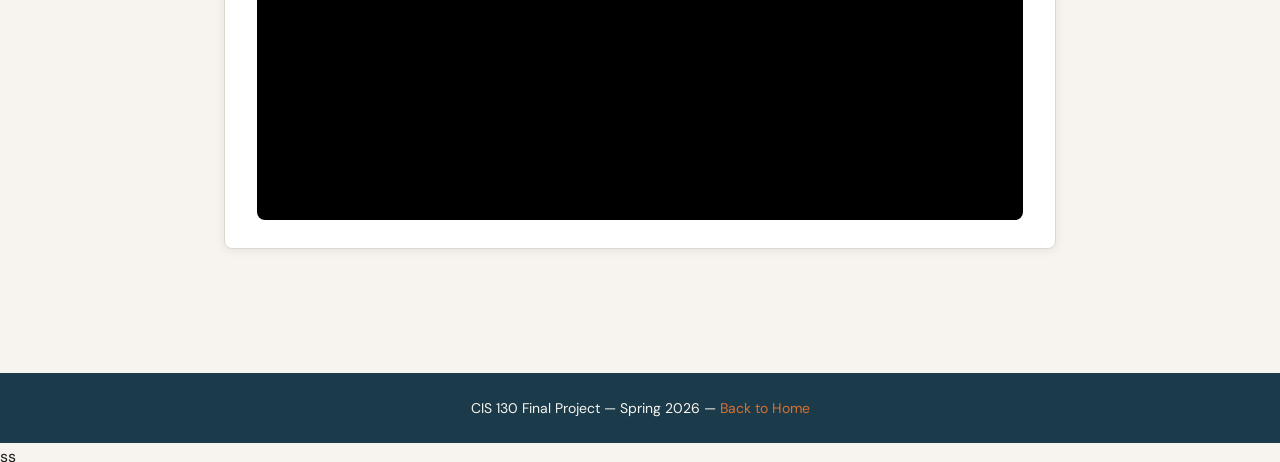
<file: pages/css.html>
<!DOCTYPE html>
<html lang="en">
<head>
  <meta charset="UTF-8" />
  <meta name="viewport" content="width=device-width, initial-scale=1.0" />
  <title>CSS Layout and Responsive Design – CIS 130</title>
  <link rel="stylesheet" href="../css/style.css" />
</head>
<body>

  <a class="skip-link" href="#main-content">Skip to main content</a>

  <nav aria-label="Main navigation">
    <ul>
      <li><a href="../index.html">Home</a></li>
      <li><a href="code-editor.html">Code Editor</a></li>
      <li><a href="html.html">HTML</a></li>
      <li><a href="css.html" class="active">CSS</a></li>
      <li><a href="accessibility.html">Accessibility</a></li>
      <li><a href="ethics.html">Ethics</a></li>
      <li><a href="validation.html">Validation</a></li>
      <li><a href="ai.html">AI</a></li>
    </ul>
  </nav>

  <header class="page-header">
    <h1>CSS Layout and Responsive Design</h1>
    <p>How I learned to style webpages and make them look good on every screen size.</p>
  </header>

  <main id="main-content">

    <section aria-labelledby="what-is-css">
      <h2 id="what-is-css">What Is CSS and Why Does It Matter?</h2>
      <p>
        CSS stands for Cascading Style Sheets. If HTML is the skeleton of a webpage, then CSS is
        everything that makes it look the way it does — the colors, fonts, spacing, and layout.
        We started learning CSS in Week 3, and it quickly became the part of the course I spent
        the most time on.
      </p>
      <p>
        One of the most important rules in this course was to always use an <strong>external
        stylesheet</strong>. That means all your CSS goes in a separate <code>.css</code> file
        and gets linked to your HTML pages using a <code>&lt;link&gt;</code> tag in the
        <code>&lt;head&gt;</code>. No inline styles, no internal style blocks — external only.
        At first this felt like extra work, but once I had multiple pages sharing the same stylesheet
        it made total sense.
      </p>
    </section>

    <section aria-labelledby="css-basics">
      <h2 id="css-basics">Core CSS Concepts</h2>

      <h3>Selectors, Properties, and Values</h3>
      <p>
        CSS works by targeting HTML elements with a selector and then applying style rules to them.
        For example, <code>p { color: #333; font-size: 1rem; }</code> targets all paragraph tags
        and sets their color and size. You can target by element type, class name, or ID.
        Week 3 covered the difference between these and when to use each one.
      </p>

      <h3>Colors and Fonts</h3>
      <p>
        Week 5 went deeper into color and typography. I learned how to use Google Fonts to bring
        in custom typefaces that look much better than the browser defaults. For colors, I used
        CSS custom properties (variables) to define my color palette once at the top of my
        stylesheet and reuse them everywhere — which made it easy to stay consistent across all pages.
      </p>

      <h3>The Box Model</h3>
      <p>
        Every HTML element is a box made up of four layers: content, padding, border, and margin.
        Understanding the box model from Week 4 was key to controlling spacing. Once I got this,
        a lot of layout problems I was having suddenly made sense.
      </p>

      <h3>Comments in CSS</h3>
      <p>
        Week 4 also taught us how to write comments in both HTML and CSS. In CSS, a comment looks
        like this: <code>/* this is a comment */</code>. I started using comments to label sections
        of my stylesheet so I could find things faster.
      </p>

      <div class="tip-box">
        <p><strong>Tip:</strong> Use CSS variables for your colors and fonts at the top of your stylesheet. It makes changing your whole site's color scheme a one-line edit instead of hunting through every rule.</p>
      </div>
    </section>

    <section aria-labelledby="layout-section">
      <h2 id="layout-section">Flexbox and CSS Grid</h2>

      <h3>Flexbox</h3>
      <p>
        Flexbox was covered in Week 4 and it completely changed how I think about layout. Before
        learning it, I was using margins and padding to try to line things up — which was a mess.
        With <code>display: flex</code>, you can align items in a row or column and control spacing
        with just a few properties. I used it for my navigation bar and for centering content on pages.
      </p>

      <h3>CSS Grid</h3>
      <p>
        CSS Grid is more powerful than Flexbox for two-dimensional layouts — meaning you control
        both rows and columns at the same time. I used <code>display: grid</code> with
        <code>grid-template-columns: repeat(auto-fit, minmax(200px, 1fr))</code> to build the
        card layout on my homepage. It automatically adjusts the number of columns based on
        screen width, which also helped with responsiveness.
      </p>
    </section>

    <section aria-labelledby="responsive-section">
      <h2 id="responsive-section">Responsive Design</h2>
      <p>
        Week 12 focused on responsive design, which means making your site look good on phones,
        tablets, and desktop screens — not just one size. The main tool for this is the
        <strong>media query</strong>, which lets you apply different CSS rules depending on
        the screen width.
      </p>
      <p>
        For example, on larger screens my site shows a multi-column grid. On screens under 768px
        wide, a media query switches it to a single column so nothing gets squished. I also used
        the <code>viewport</code> meta tag in the HTML <code>&lt;head&gt;</code> — without it,
        mobile browsers zoom out and ignore your responsive styles completely.
      </p>
    </section>

    <section aria-labelledby="article-section">
      <h2 id="article-section">Helpful Article</h2>
      <p>
        The W3Schools introduction to CSS is where I went whenever I needed a quick refresher
        on syntax or a specific property. It is straightforward, has live examples you can edit,
        and covers everything from the basics to more advanced topics like Flexbox and Grid.
        It was one of the most-visited links from our Week 3 course materials.
      </p>
      <p>
        <a class="article-link"
           href="https://www.w3schools.com/css/css_intro.asp"
           target="_blank"
           rel="noopener noreferrer">
          Introduction to CSS – W3Schools
        </a>
      </p>
    </section>

    <section aria-labelledby="video-section">
      <h2 id="video-section">Course Video</h2>
      <p>
        This video from our Week 3 course material walks through how to create an external CSS
        stylesheet and properly link it to an HTML page. Getting this right is the foundation
        for everything else in CSS — if your stylesheet is not linked correctly, none of your
        styles will show up. I made that mistake more than once before watching this.
      </p>
      <div class="video-wrapper">
        <iframe
          src="https://www.youtube.com/embed/eaNssyeabmA"
          title="How to Create an External CSS Stylesheet – Course Video Week 3"
          allowfullscreen>
        </iframe>
      </div>
    </section>

  </main>

  <footer>
    <p>CIS 130 Final Project &mdash; Spring 2026 &mdash; <a href="../index.html">Back to Home</a></p>
  </footer>

</body>
</html>ss
</file>
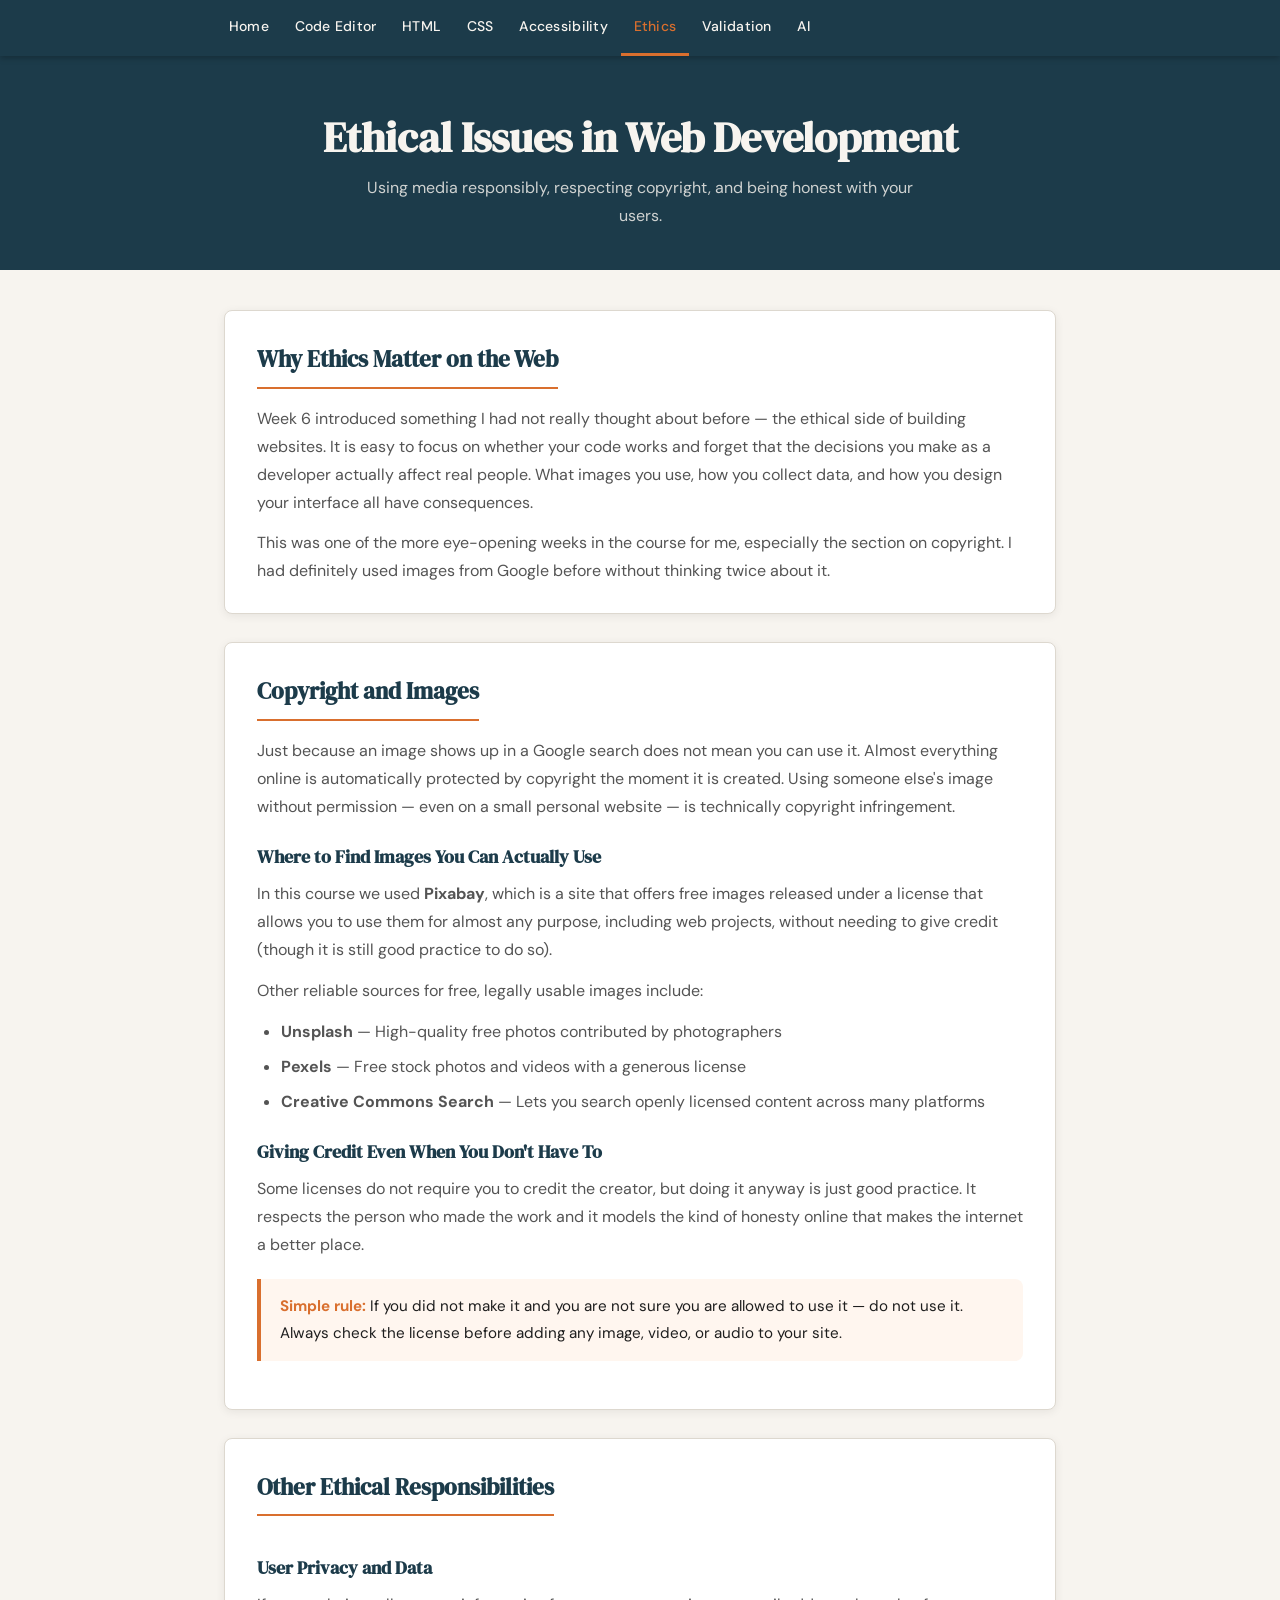
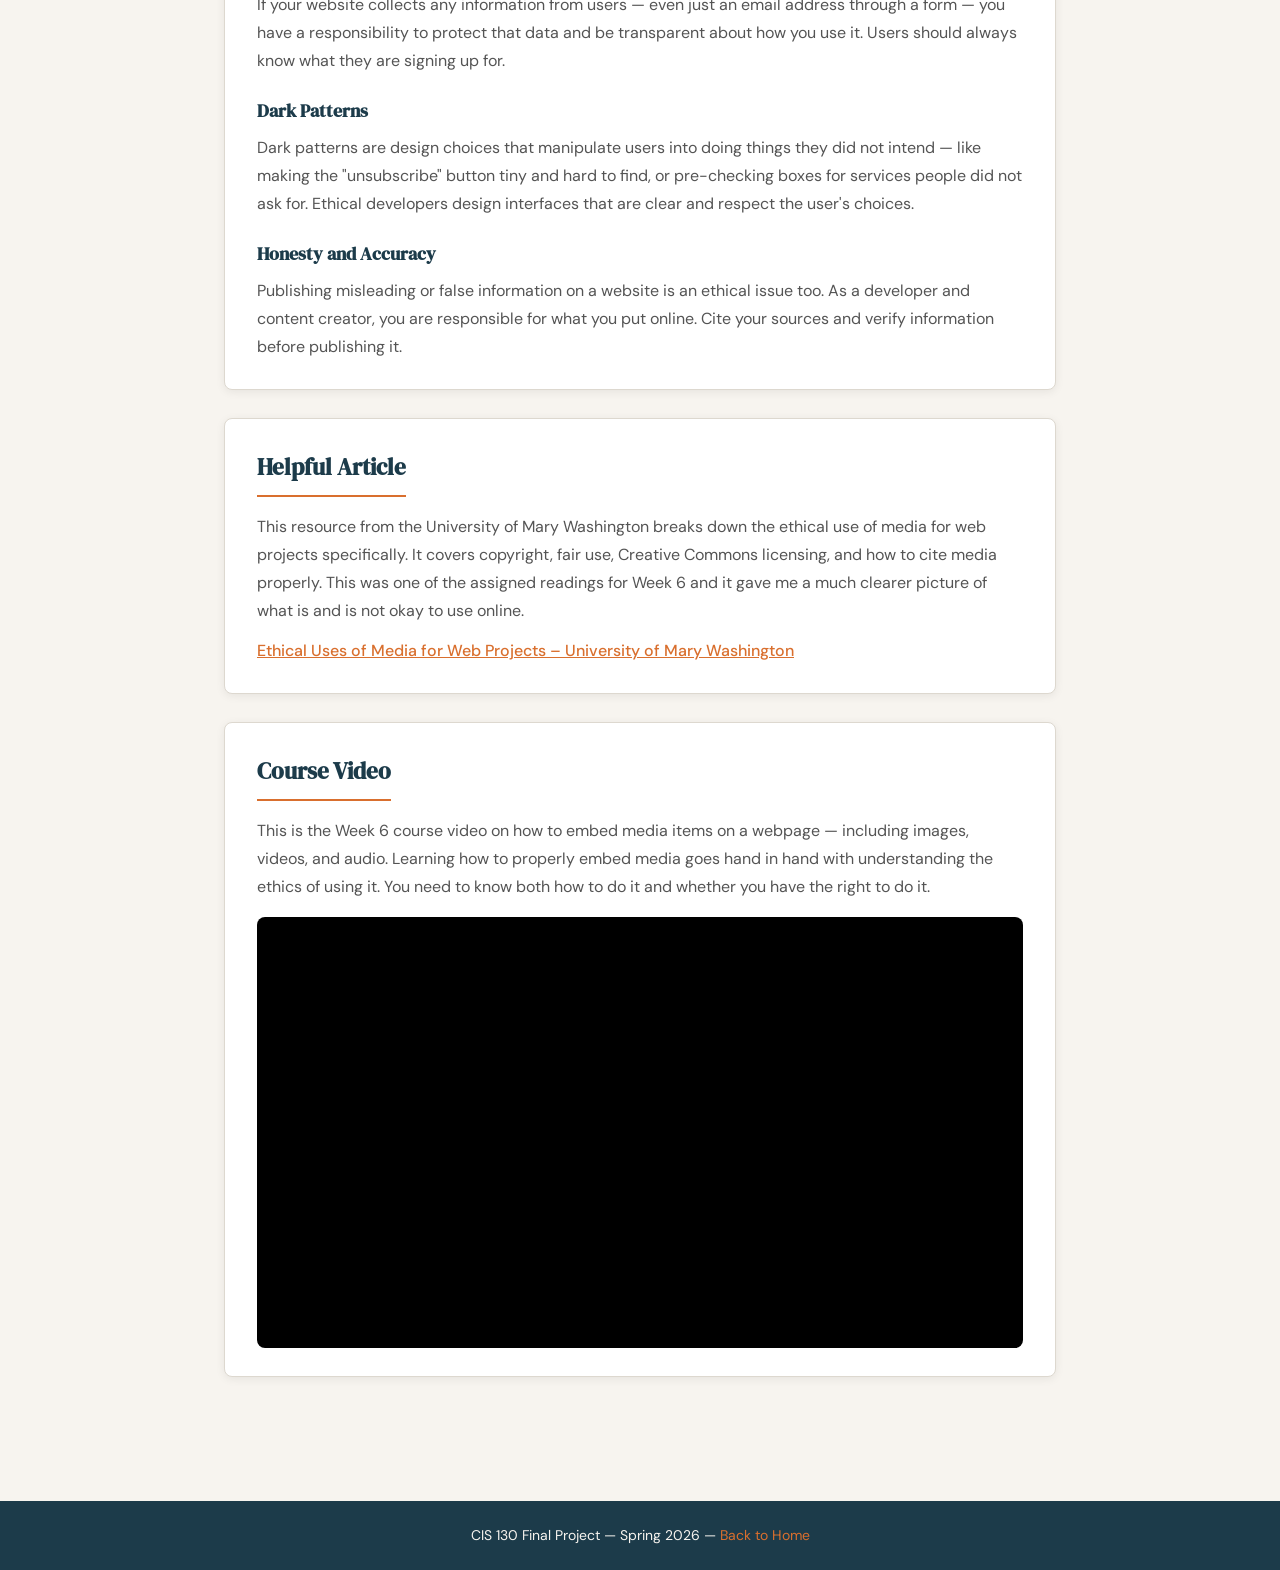
<file: pages/ethics.html>
<!DOCTYPE html>
<html lang="en">
<head>
  <meta charset="UTF-8" />
  <meta name="viewport" content="width=device-width, initial-scale=1.0" />
  <title>Ethical Issues in Web Development – CIS 130</title>
  <link rel="stylesheet" href="../css/style.css" />
</head>
<body>

  <a class="skip-link" href="#main-content">Skip to main content</a>

  <nav aria-label="Main navigation">
    <ul>
      <li><a href="../index.html">Home</a></li>
      <li><a href="code-editor.html">Code Editor</a></li>
      <li><a href="html.html">HTML</a></li>
      <li><a href="css.html">CSS</a></li>
      <li><a href="accessibility.html">Accessibility</a></li>
      <li><a href="ethics.html" class="active">Ethics</a></li>
      <li><a href="validation.html">Validation</a></li>
      <li><a href="ai.html">AI</a></li>
    </ul>
  </nav>

  <header class="page-header">
    <h1>Ethical Issues in Web Development</h1>
    <p>Using media responsibly, respecting copyright, and being honest with your users.</p>
  </header>

  <main id="main-content">

    <section aria-labelledby="why-ethics">
      <h2 id="why-ethics">Why Ethics Matter on the Web</h2>
      <p>
        Week 6 introduced something I had not really thought about before — the ethical side of
        building websites. It is easy to focus on whether your code works and forget that the
        decisions you make as a developer actually affect real people. What images you use, how
        you collect data, and how you design your interface all have consequences.
      </p>
      <p>
        This was one of the more eye-opening weeks in the course for me, especially the section
        on copyright. I had definitely used images from Google before without thinking twice about it.
      </p>
    </section>

    <section aria-labelledby="copyright-section">
      <h2 id="copyright-section">Copyright and Images</h2>
      <p>
        Just because an image shows up in a Google search does not mean you can use it. Almost
        everything online is automatically protected by copyright the moment it is created.
        Using someone else's image without permission — even on a small personal website — is
        technically copyright infringement.
      </p>

      <h3>Where to Find Images You Can Actually Use</h3>
      <p>
        In this course we used <strong>Pixabay</strong>, which is a site that offers free images
        released under a license that allows you to use them for almost any purpose, including
        web projects, without needing to give credit (though it is still good practice to do so).
      </p>
      <p>Other reliable sources for free, legally usable images include:</p>
      <ul>
        <li><strong>Unsplash</strong> — High-quality free photos contributed by photographers</li>
        <li><strong>Pexels</strong> — Free stock photos and videos with a generous license</li>
        <li><strong>Creative Commons Search</strong> — Lets you search openly licensed content across many platforms</li>
      </ul>

      <h3>Giving Credit Even When You Don't Have To</h3>
      <p>
        Some licenses do not require you to credit the creator, but doing it anyway is just good
        practice. It respects the person who made the work and it models the kind of honesty
        online that makes the internet a better place.
      </p>

      <div class="tip-box">
        <p><strong>Simple rule:</strong> If you did not make it and you are not sure you are allowed to use it — do not use it. Always check the license before adding any image, video, or audio to your site.</p>
      </div>
    </section>

    <section aria-labelledby="other-ethics">
      <h2 id="other-ethics">Other Ethical Responsibilities</h2>

      <h3>User Privacy and Data</h3>
      <p>
        If your website collects any information from users — even just an email address through
        a form — you have a responsibility to protect that data and be transparent about how you
        use it. Users should always know what they are signing up for.
      </p>

      <h3>Dark Patterns</h3>
      <p>
        Dark patterns are design choices that manipulate users into doing things they did not intend —
        like making the "unsubscribe" button tiny and hard to find, or pre-checking boxes for
        services people did not ask for. Ethical developers design interfaces that are clear and
        respect the user's choices.
      </p>

      <h3>Honesty and Accuracy</h3>
      <p>
        Publishing misleading or false information on a website is an ethical issue too. As a
        developer and content creator, you are responsible for what you put online. Cite your
        sources and verify information before publishing it.
      </p>
    </section>

    <section aria-labelledby="article-section">
      <h2 id="article-section">Helpful Article</h2>
      <p>
        This resource from the University of Mary Washington breaks down the ethical use of media
        for web projects specifically. It covers copyright, fair use, Creative Commons licensing,
        and how to cite media properly. This was one of the assigned readings for Week 6 and it
        gave me a much clearer picture of what is and is not okay to use online.
      </p>
      <p>
        <a class="article-link"
           href="https://dkc.umw.edu/tools/ethical-uses-of-media-for-web-projects/"
           target="_blank"
           rel="noopener noreferrer">
          Ethical Uses of Media for Web Projects – University of Mary Washington
        </a>
      </p>
    </section>

    <section aria-labelledby="video-section">
      <h2 id="video-section">Course Video</h2>
      <p>
        This is the Week 6 course video on how to embed media items on a webpage — including
        images, videos, and audio. Learning how to properly embed media goes hand in hand with
        understanding the ethics of using it. You need to know both how to do it and whether
        you have the right to do it.
      </p>
      <div class="video-wrapper">
        <iframe
          src="https://www.youtube.com/embed/aT7Zgppa4Jk"
          title="How to Embed Media Items on a Webpage – Course Video Week 6"
          allowfullscreen>
        </iframe>
      </div>
    </section>

  </main>

  <footer>
    <p>CIS 130 Final Project &mdash; Spring 2026 &mdash; <a href="../index.html">Back to Home</a></p>
  </footer>

</body>
</html>
</file>
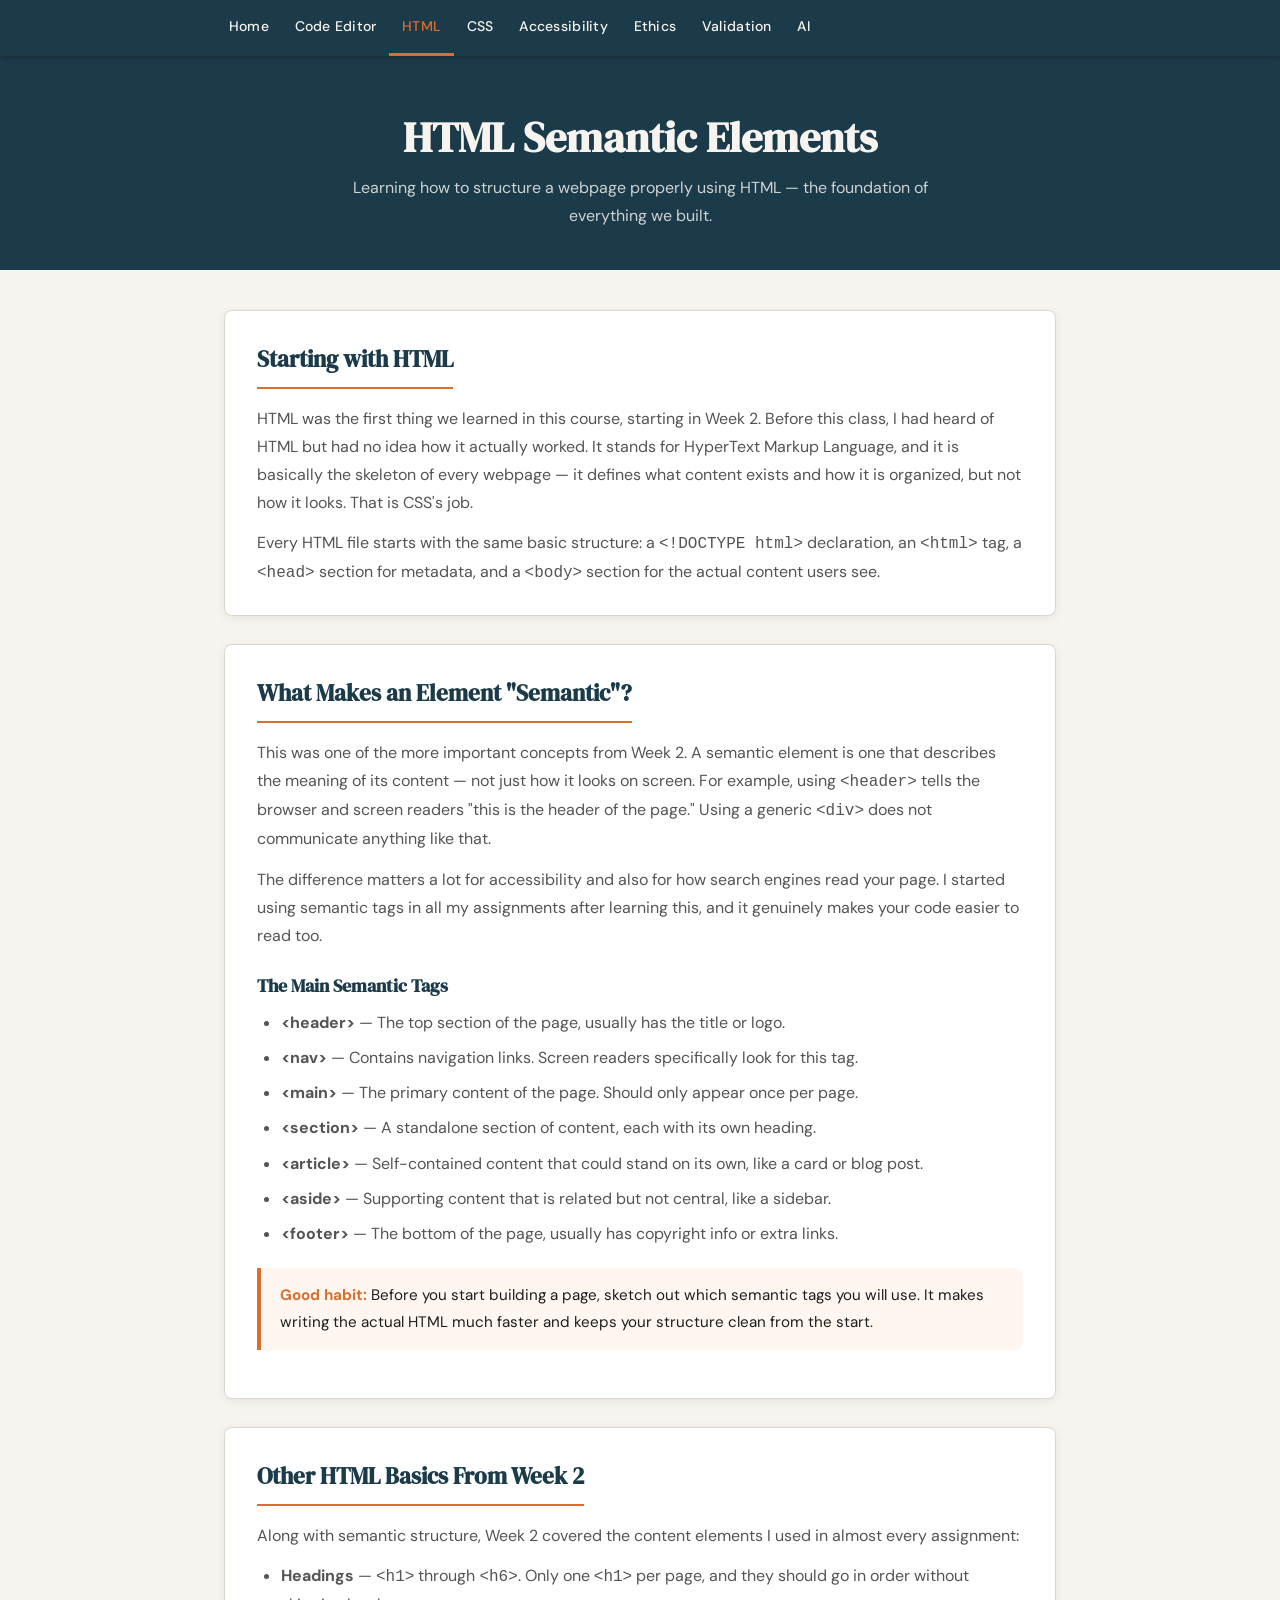
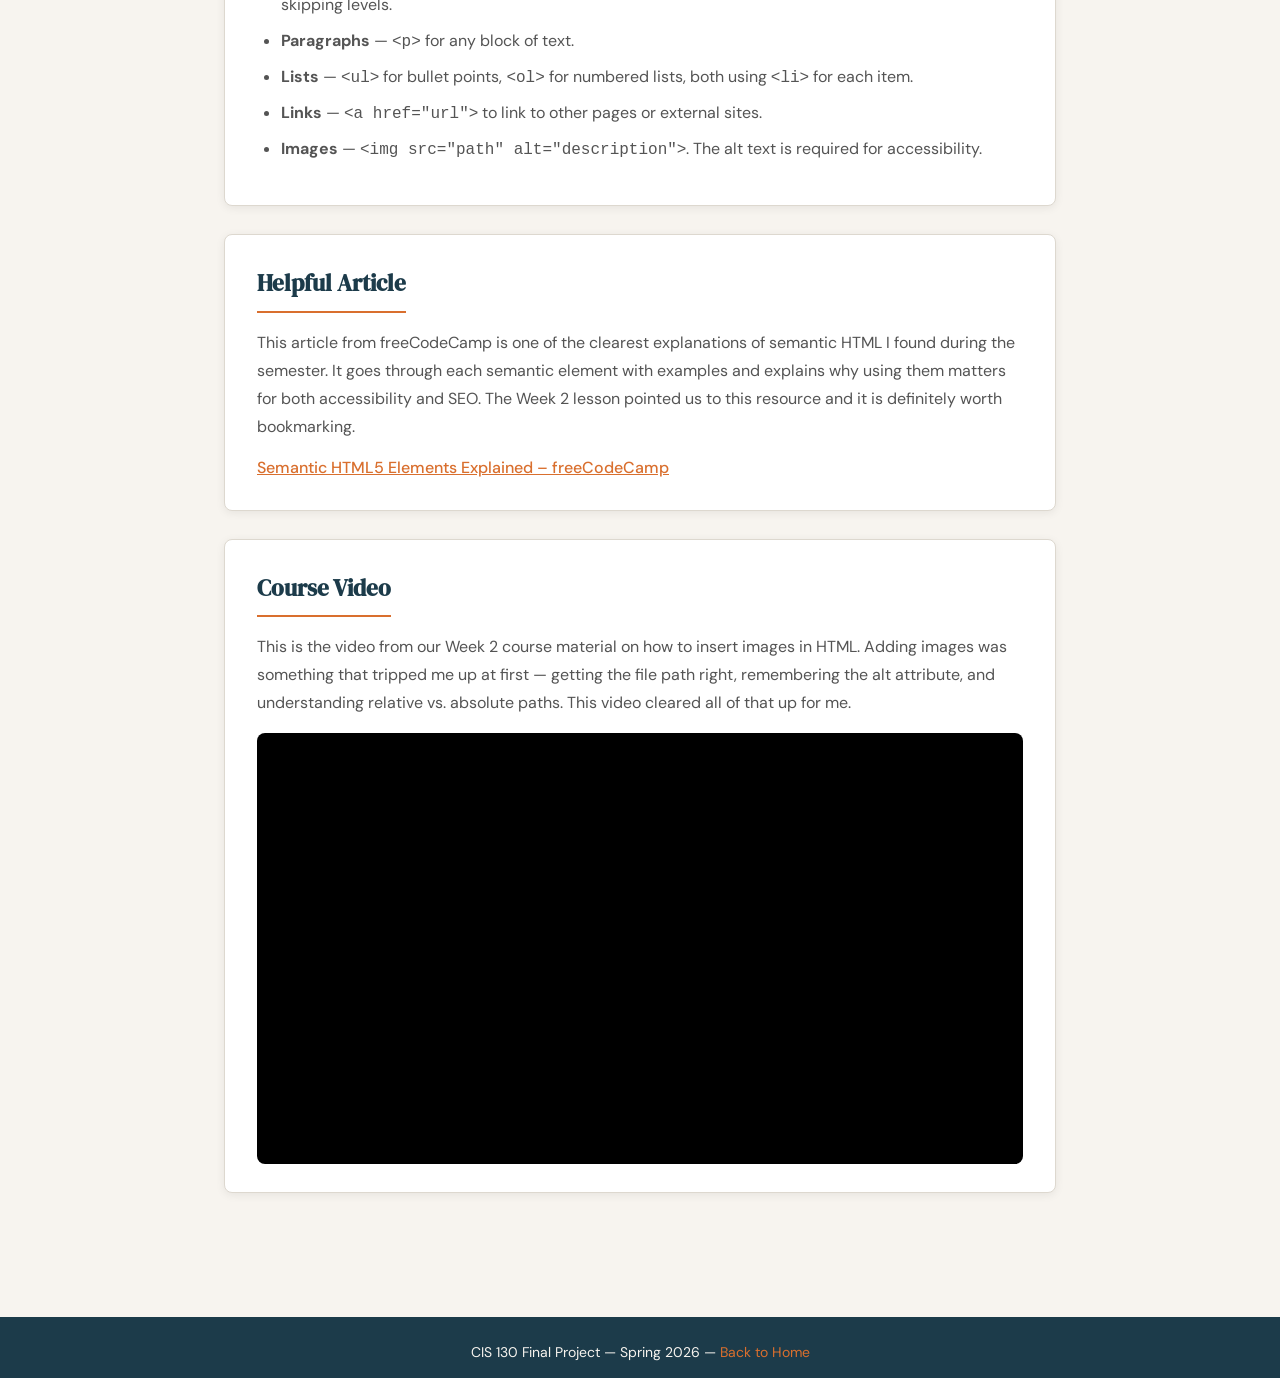
<file: pages/html.html>
<!DOCTYPE html>
<html lang="en">
<head>
  <meta charset="UTF-8" />
  <meta name="viewport" content="width=device-width, initial-scale=1.0" />
  <title>HTML Semantic Elements – CIS 130</title>
  <link rel="stylesheet" href="../css/style.css" />
</head>
<body>

  <a class="skip-link" href="#main-content">Skip to main content</a>

  <nav aria-label="Main navigation">
    <ul>
      <li><a href="../index.html">Home</a></li>
      <li><a href="code-editor.html">Code Editor</a></li>
      <li><a href="html.html" class="active">HTML</a></li>
      <li><a href="css.html">CSS</a></li>
      <li><a href="accessibility.html">Accessibility</a></li>
      <li><a href="ethics.html">Ethics</a></li>
      <li><a href="validation.html">Validation</a></li>
      <li><a href="ai.html">AI</a></li>
    </ul>
  </nav>

  <header class="page-header">
    <h1>HTML Semantic Elements</h1>
    <p>Learning how to structure a webpage properly using HTML — the foundation of everything we built.</p>
  </header>

  <main id="main-content">

    <section aria-labelledby="what-is-html">
      <h2 id="what-is-html">Starting with HTML</h2>
      <p>
        HTML was the first thing we learned in this course, starting in Week 2. Before this class,
        I had heard of HTML but had no idea how it actually worked. It stands for HyperText Markup
        Language, and it is basically the skeleton of every webpage — it defines what content exists
        and how it is organized, but not how it looks. That is CSS's job.
      </p>
      <p>
        Every HTML file starts with the same basic structure: a <code>&lt;!DOCTYPE html&gt;</code>
        declaration, an <code>&lt;html&gt;</code> tag, a <code>&lt;head&gt;</code> section for
        metadata, and a <code>&lt;body&gt;</code> section for the actual content users see.
      </p>
    </section>

    <section aria-labelledby="semantic-elements">
      <h2 id="semantic-elements">What Makes an Element "Semantic"?</h2>
      <p>
        This was one of the more important concepts from Week 2. A semantic element is one that
        describes the meaning of its content — not just how it looks on screen. For example,
        using <code>&lt;header&gt;</code> tells the browser and screen readers "this is the header
        of the page." Using a generic <code>&lt;div&gt;</code> does not communicate anything like that.
      </p>
      <p>
        The difference matters a lot for accessibility and also for how search engines read your page.
        I started using semantic tags in all my assignments after learning this, and it genuinely
        makes your code easier to read too.
      </p>

      <h3>The Main Semantic Tags</h3>
      <ul>
        <li><strong>&lt;header&gt;</strong> — The top section of the page, usually has the title or logo.</li>
        <li><strong>&lt;nav&gt;</strong> — Contains navigation links. Screen readers specifically look for this tag.</li>
        <li><strong>&lt;main&gt;</strong> — The primary content of the page. Should only appear once per page.</li>
        <li><strong>&lt;section&gt;</strong> — A standalone section of content, each with its own heading.</li>
        <li><strong>&lt;article&gt;</strong> — Self-contained content that could stand on its own, like a card or blog post.</li>
        <li><strong>&lt;aside&gt;</strong> — Supporting content that is related but not central, like a sidebar.</li>
        <li><strong>&lt;footer&gt;</strong> — The bottom of the page, usually has copyright info or extra links.</li>
      </ul>

      <div class="tip-box">
        <p><strong>Good habit:</strong> Before you start building a page, sketch out which semantic tags you will use. It makes writing the actual HTML much faster and keeps your structure clean from the start.</p>
      </div>
    </section>

    <section aria-labelledby="other-html">
      <h2 id="other-html">Other HTML Basics From Week 2</h2>
      <p>
        Along with semantic structure, Week 2 covered the content elements I used in almost every
        assignment:
      </p>
      <ul>
        <li><strong>Headings</strong> — <code>&lt;h1&gt;</code> through <code>&lt;h6&gt;</code>. Only one <code>&lt;h1&gt;</code> per page, and they should go in order without skipping levels.</li>
        <li><strong>Paragraphs</strong> — <code>&lt;p&gt;</code> for any block of text.</li>
        <li><strong>Lists</strong> — <code>&lt;ul&gt;</code> for bullet points, <code>&lt;ol&gt;</code> for numbered lists, both using <code>&lt;li&gt;</code> for each item.</li>
        <li><strong>Links</strong> — <code>&lt;a href="url"&gt;</code> to link to other pages or external sites.</li>
        <li><strong>Images</strong> — <code>&lt;img src="path" alt="description"&gt;</code>. The alt text is required for accessibility.</li>
      </ul>
    </section>

    <section aria-labelledby="article-section">
      <h2 id="article-section">Helpful Article</h2>
      <p>
        This article from freeCodeCamp is one of the clearest explanations of semantic HTML I found
        during the semester. It goes through each semantic element with examples and explains why
        using them matters for both accessibility and SEO. The Week 2 lesson pointed us to this
        resource and it is definitely worth bookmarking.
      </p>
      <p>
        <a class="article-link"
           href="https://www.freecodecamp.org/news/semantic-html5-elements/"
           target="_blank"
           rel="noopener noreferrer">
          Semantic HTML5 Elements Explained – freeCodeCamp
        </a>
      </p>
    </section>

    <section aria-labelledby="video-section">
      <h2 id="video-section">Course Video</h2>
      <p>
        This is the video from our Week 2 course material on how to insert images in HTML.
        Adding images was something that tripped me up at first — getting the file path right,
        remembering the alt attribute, and understanding relative vs. absolute paths. This video
        cleared all of that up for me.
      </p>
      <div class="video-wrapper">
        <iframe
          src="https://www.youtube.com/embed/oopzfHTEm-E"
          title="How to Insert Images in HTML – Course Video Week 2"
          allowfullscreen>
        </iframe>
      </div>
    </section>

  </main>

  <footer>
    <p>CIS 130 Final Project &mdash; Spring 2026 &mdash; <a href="../index.html">Back to Home</a></p>
  </footer>

</body>
</html>
</file>
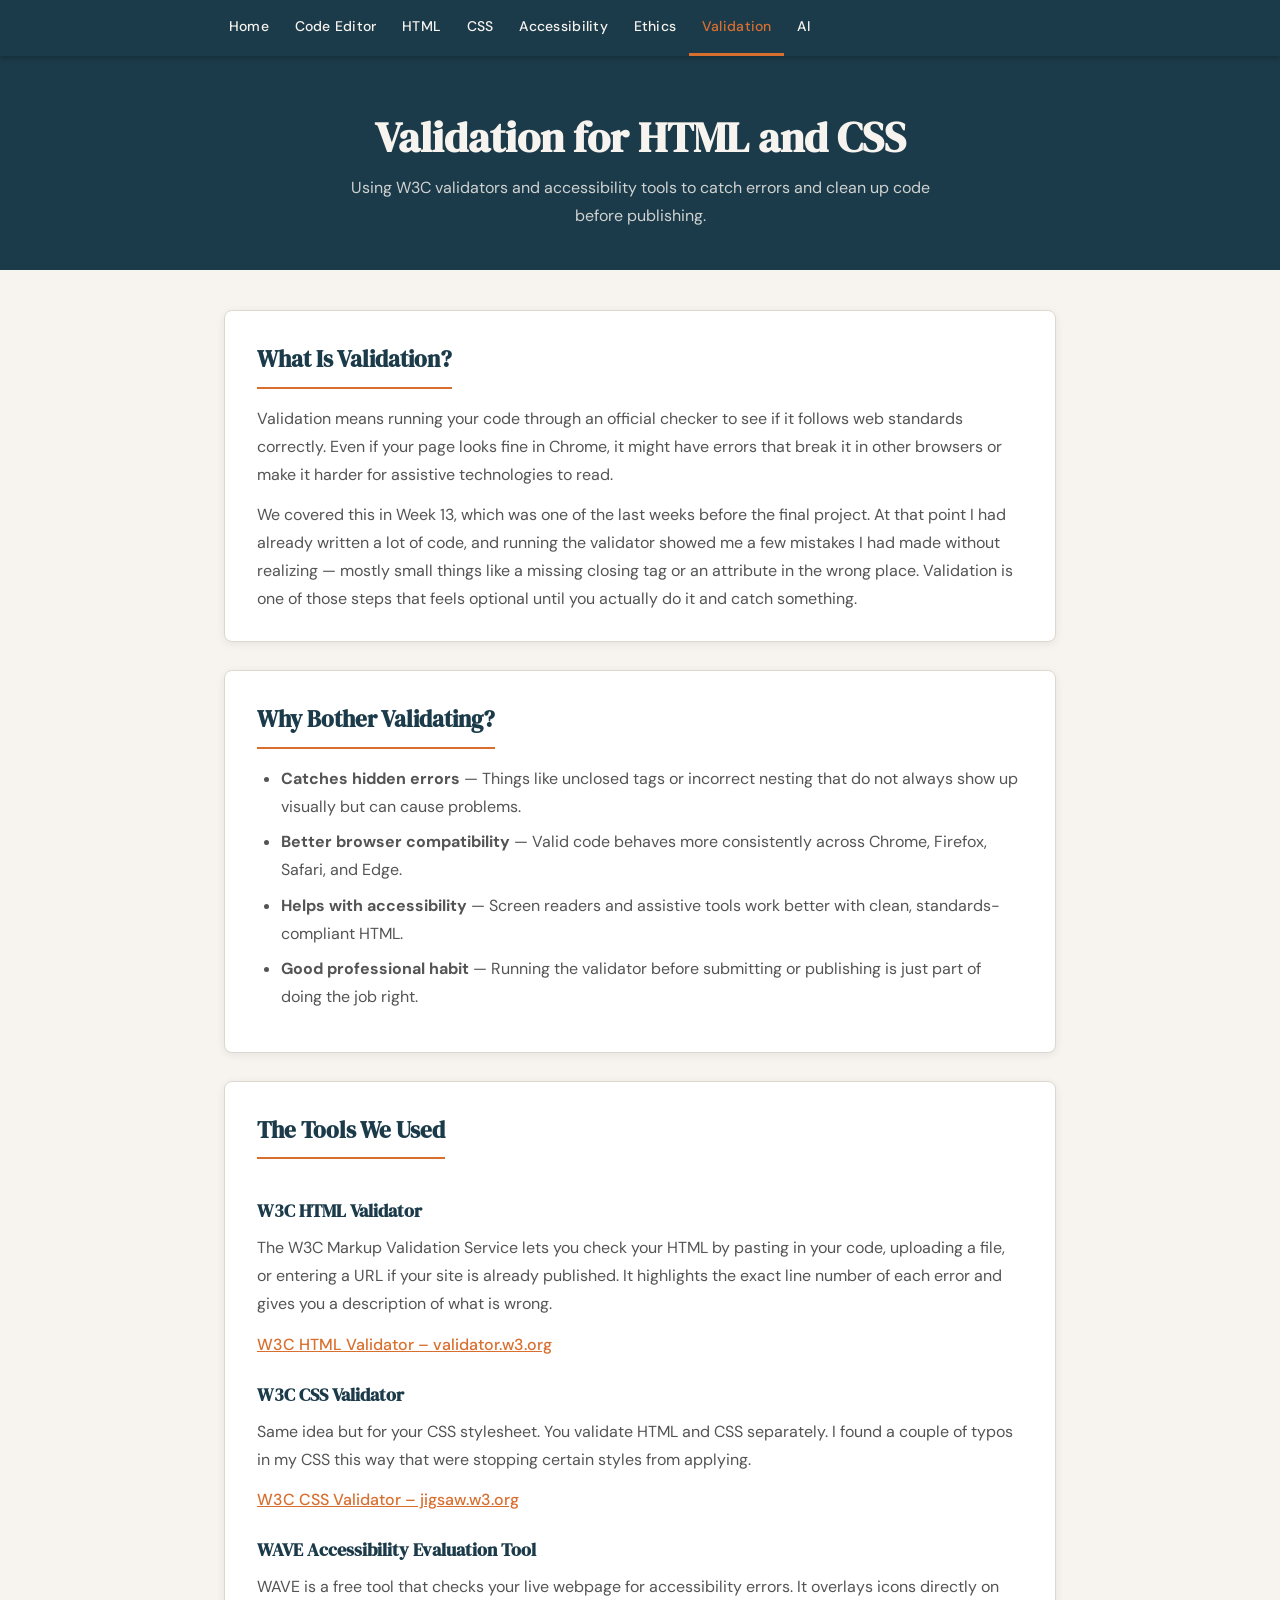
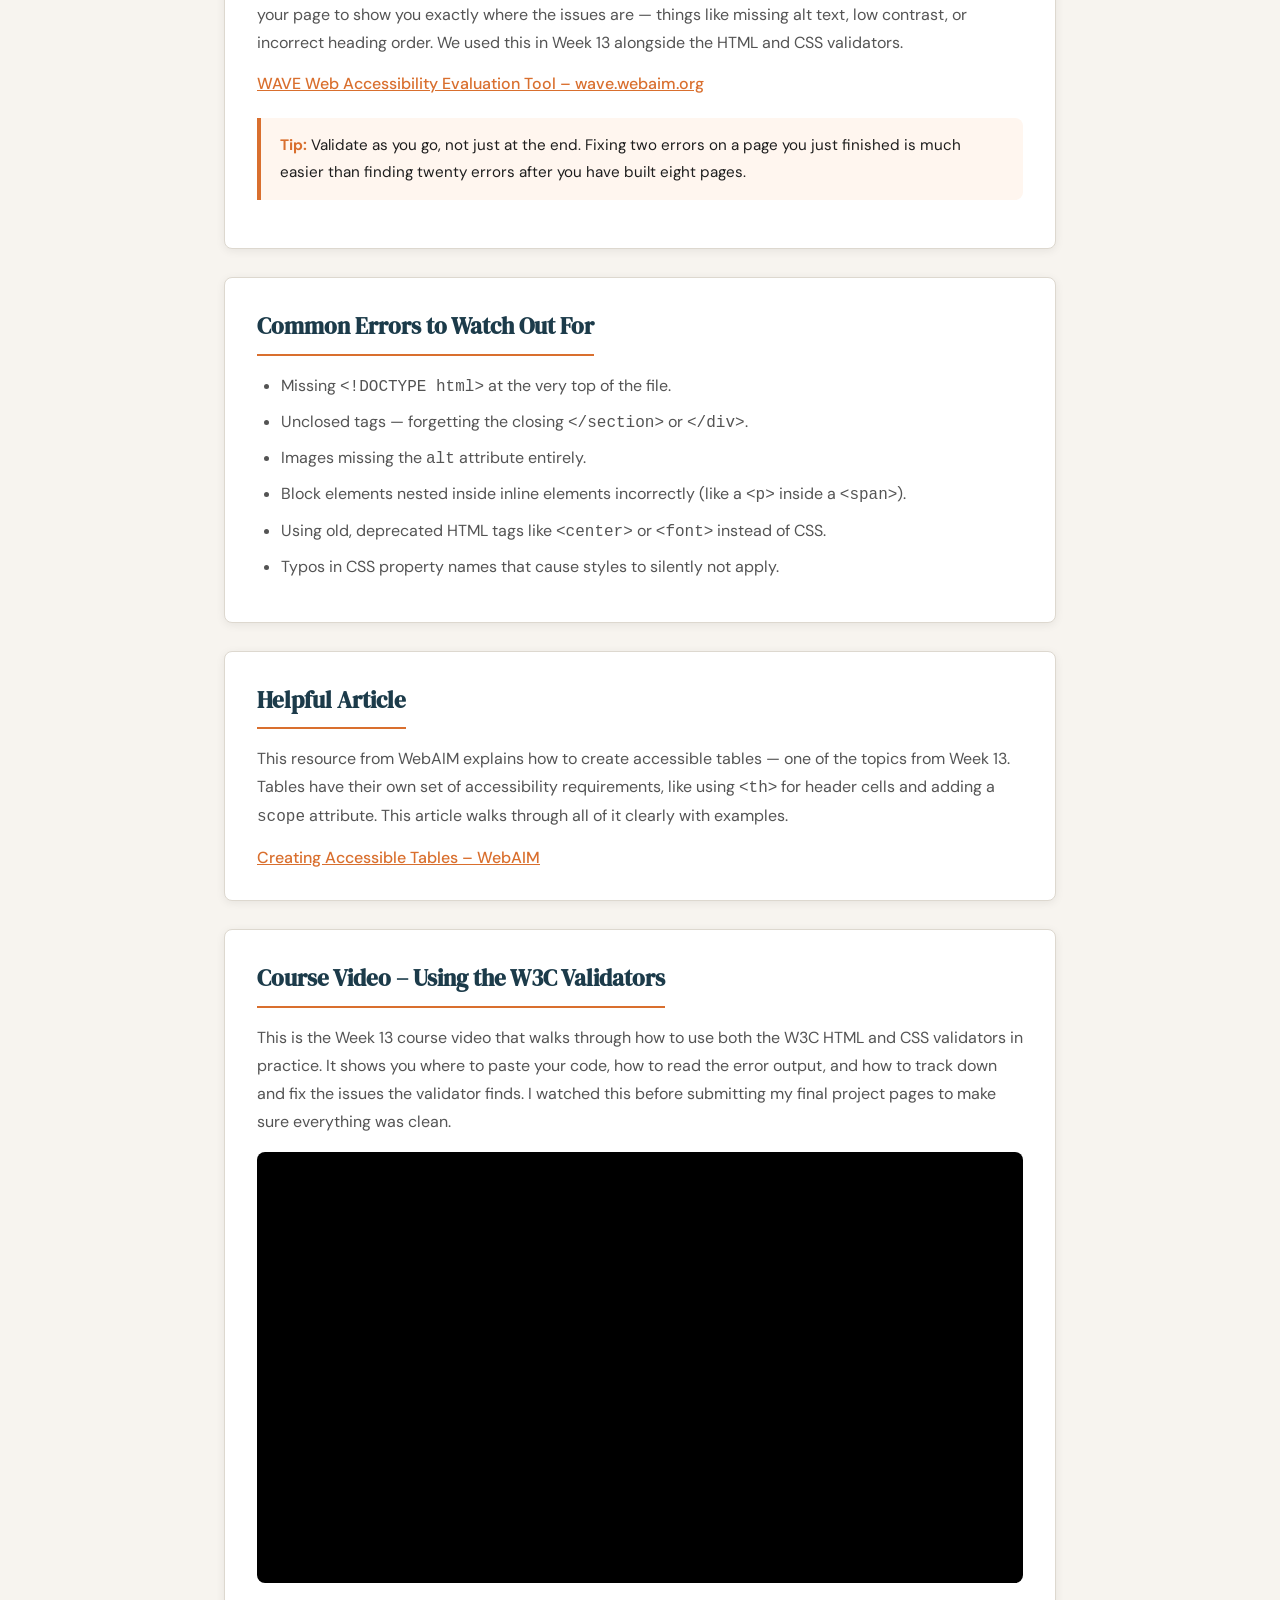
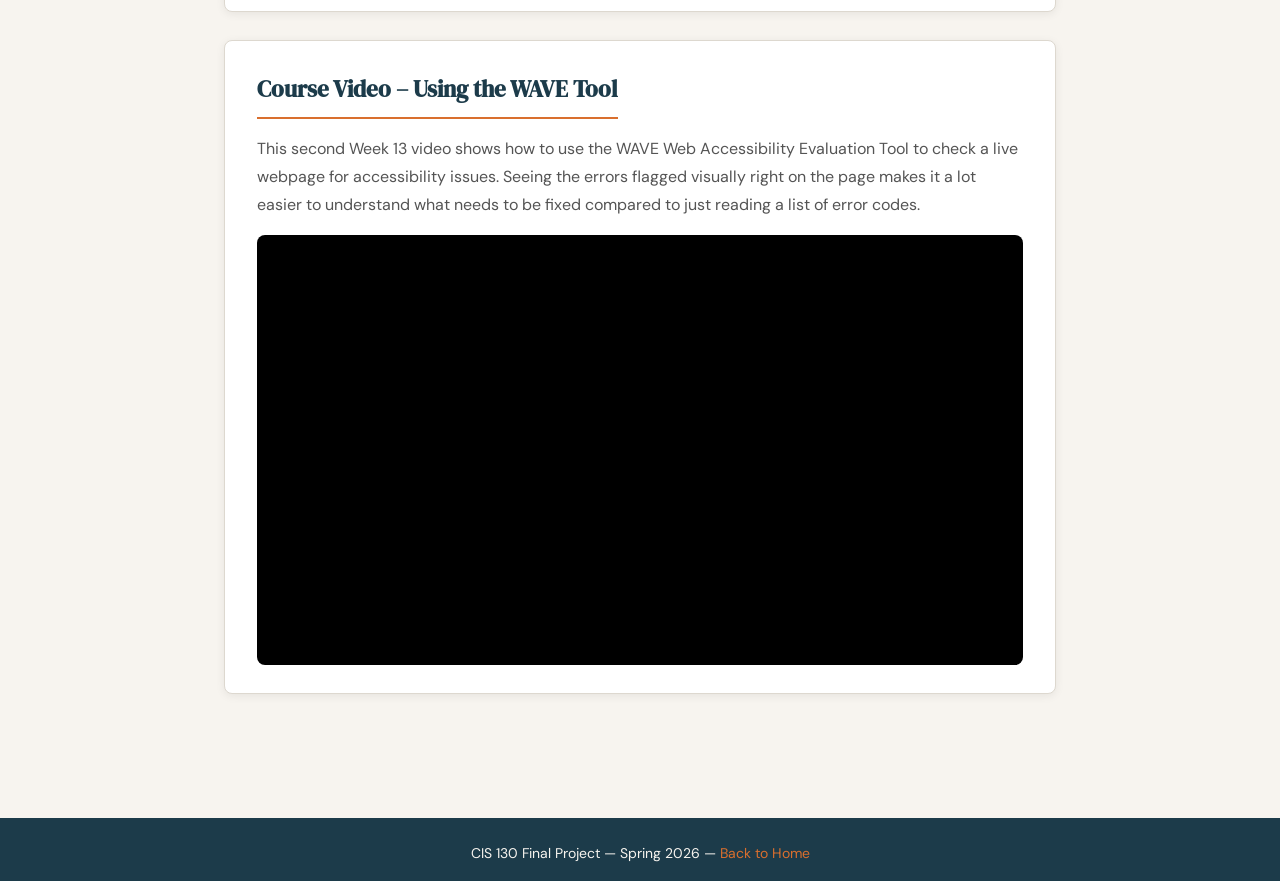
<file: pages/validation.html>
<!DOCTYPE html>
<html lang="en">
<head>
  <meta charset="UTF-8" />
  <meta name="viewport" content="width=device-width, initial-scale=1.0" />
  <title>Validation for HTML and CSS – CIS 130</title>
  <link rel="stylesheet" href="../css/style.css" />
</head>
<body>

  <a class="skip-link" href="#main-content">Skip to main content</a>

  <nav aria-label="Main navigation">
    <ul>
      <li><a href="../index.html">Home</a></li>
      <li><a href="code-editor.html">Code Editor</a></li>
      <li><a href="html.html">HTML</a></li>
      <li><a href="css.html">CSS</a></li>
      <li><a href="accessibility.html">Accessibility</a></li>
      <li><a href="ethics.html">Ethics</a></li>
      <li><a href="validation.html" class="active">Validation</a></li>
      <li><a href="ai.html">AI</a></li>
    </ul>
  </nav>

  <header class="page-header">
    <h1>Validation for HTML and CSS</h1>
    <p>Using W3C validators and accessibility tools to catch errors and clean up code before publishing.</p>
  </header>

  <main id="main-content">

    <section aria-labelledby="what-is-validation">
      <h2 id="what-is-validation">What Is Validation?</h2>
      <p>
        Validation means running your code through an official checker to see if it follows web
        standards correctly. Even if your page looks fine in Chrome, it might have errors that
        break it in other browsers or make it harder for assistive technologies to read.
      </p>
      <p>
        We covered this in Week 13, which was one of the last weeks before the final project.
        At that point I had already written a lot of code, and running the validator showed me
        a few mistakes I had made without realizing — mostly small things like a missing closing
        tag or an attribute in the wrong place. Validation is one of those steps that feels
        optional until you actually do it and catch something.
      </p>
    </section>

    <section aria-labelledby="why-validate">
      <h2 id="why-validate">Why Bother Validating?</h2>
      <ul>
        <li><strong>Catches hidden errors</strong> — Things like unclosed tags or incorrect nesting that do not always show up visually but can cause problems.</li>
        <li><strong>Better browser compatibility</strong> — Valid code behaves more consistently across Chrome, Firefox, Safari, and Edge.</li>
        <li><strong>Helps with accessibility</strong> — Screen readers and assistive tools work better with clean, standards-compliant HTML.</li>
        <li><strong>Good professional habit</strong> — Running the validator before submitting or publishing is just part of doing the job right.</li>
      </ul>
    </section>

    <section aria-labelledby="tools-section">
      <h2 id="tools-section">The Tools We Used</h2>

      <h3>W3C HTML Validator</h3>
      <p>
        The W3C Markup Validation Service lets you check your HTML by pasting in your code,
        uploading a file, or entering a URL if your site is already published. It highlights
        the exact line number of each error and gives you a description of what is wrong.
      </p>
      <p>
        <a class="article-link"
           href="https://validator.w3.org/"
           target="_blank"
           rel="noopener noreferrer">
          W3C HTML Validator – validator.w3.org
        </a>
      </p>

      <h3>W3C CSS Validator</h3>
      <p>
        Same idea but for your CSS stylesheet. You validate HTML and CSS separately. I found
        a couple of typos in my CSS this way that were stopping certain styles from applying.
      </p>
      <p>
        <a class="article-link"
           href="https://jigsaw.w3.org/css-validator/"
           target="_blank"
           rel="noopener noreferrer">
          W3C CSS Validator – jigsaw.w3.org
        </a>
      </p>

      <h3>WAVE Accessibility Evaluation Tool</h3>
      <p>
        WAVE is a free tool that checks your live webpage for accessibility errors. It overlays
        icons directly on your page to show you exactly where the issues are — things like
        missing alt text, low contrast, or incorrect heading order. We used this in Week 13
        alongside the HTML and CSS validators.
      </p>
      <p>
        <a class="article-link"
           href="https://wave.webaim.org/"
           target="_blank"
           rel="noopener noreferrer">
          WAVE Web Accessibility Evaluation Tool – wave.webaim.org
        </a>
      </p>

      <div class="tip-box">
        <p><strong>Tip:</strong> Validate as you go, not just at the end. Fixing two errors on a page you just finished is much easier than finding twenty errors after you have built eight pages.</p>
      </div>
    </section>

    <section aria-labelledby="common-errors">
      <h2 id="common-errors">Common Errors to Watch Out For</h2>
      <ul>
        <li>Missing <code>&lt;!DOCTYPE html&gt;</code> at the very top of the file.</li>
        <li>Unclosed tags — forgetting the closing <code>&lt;/section&gt;</code> or <code>&lt;/div&gt;</code>.</li>
        <li>Images missing the <code>alt</code> attribute entirely.</li>
        <li>Block elements nested inside inline elements incorrectly (like a <code>&lt;p&gt;</code> inside a <code>&lt;span&gt;</code>).</li>
        <li>Using old, deprecated HTML tags like <code>&lt;center&gt;</code> or <code>&lt;font&gt;</code> instead of CSS.</li>
        <li>Typos in CSS property names that cause styles to silently not apply.</li>
      </ul>
    </section>

    <section aria-labelledby="article-section">
      <h2 id="article-section">Helpful Article</h2>
      <p>
        This resource from WebAIM explains how to create accessible tables — one of the topics
        from Week 13. Tables have their own set of accessibility requirements, like using
        <code>&lt;th&gt;</code> for header cells and adding a <code>scope</code> attribute.
        This article walks through all of it clearly with examples.
      </p>
      <p>
        <a class="article-link"
           href="https://webaim.org/techniques/tables/data"
           target="_blank"
           rel="noopener noreferrer">
          Creating Accessible Tables – WebAIM
        </a>
      </p>
    </section>

    <section aria-labelledby="video-section-1">
      <h2 id="video-section-1">Course Video – Using the W3C Validators</h2>
      <p>
        This is the Week 13 course video that walks through how to use both the W3C HTML and
        CSS validators in practice. It shows you where to paste your code, how to read the
        error output, and how to track down and fix the issues the validator finds. I watched
        this before submitting my final project pages to make sure everything was clean.
      </p>
      <div class="video-wrapper">
        <iframe
          src="https://www.youtube.com/embed/T_8tT0zwhZc"
          title="How to Use W3C HTML and CSS Validators – Course Video Week 13"
          allowfullscreen>
        </iframe>
      </div>
    </section>

    <section aria-labelledby="video-section-2">
      <h2 id="video-section-2">Course Video – Using the WAVE Tool</h2>
      <p>
        This second Week 13 video shows how to use the WAVE Web Accessibility Evaluation Tool
        to check a live webpage for accessibility issues. Seeing the errors flagged visually
        right on the page makes it a lot easier to understand what needs to be fixed compared
        to just reading a list of error codes.
      </p>
      <div class="video-wrapper">
        <iframe
          src="https://www.youtube.com/embed/21CGQG0WkoU"
          title="How to Use the WAVE Web Accessibility Evaluation Tool – Course Video Week 13"
          allowfullscreen>
        </iframe>
      </div>
    </section>

  </main>

  <footer>
    <p>CIS 130 Final Project &mdash; Spring 2026 &mdash; <a href="../index.html">Back to Home</a></p>
  </footer>

</body>
</html>
</file>
<file: css/style.css>
/* =============================================
   CIS 130 Final Project
   External Stylesheet - style.css
   Spring 2026
   ============================================= */

/* Google Fonts */
@import url('https://fonts.googleapis.com/css2?family=DM+Serif+Display&family=DM+Sans:ital,opsz,wght@0,9..40,400;0,9..40,500;0,9..40,600;1,9..40,400&display=swap');

/* CSS Custom Properties */
:root {
  --color-bg: #f7f4ef;
  --color-surface: #ffffff;
  --color-primary: #1c3b4a;
  --color-accent: #d96f2e;
  --color-accent-dark: #b85a1f;
  --color-text: #1e1e1e;
  --color-text-muted: #545454;
  --color-border: #ddd8cf;
  --color-nav-bg: #1c3b4a;
  --color-nav-text: #f7f4ef;
  --color-nav-hover: #d96f2e;
  --color-tip-bg: #fff6ef;
  --font-heading: 'DM Serif Display', Georgia, serif;
  --font-body: 'DM Sans', Arial, sans-serif;
  --max-width: 880px;
  --radius: 8px;
  --shadow: 0 2px 10px rgba(0, 0, 0, 0.07);
}

/* Base Reset */
*,
*::before,
*::after {
  box-sizing: border-box;
  margin: 0;
  padding: 0;
}

html {
  scroll-behavior: smooth;
}

body {
  font-family: var(--font-body);
  background-color: var(--color-bg);
  color: var(--color-text);
  line-height: 1.75;
  font-size: 1rem;
}

/* Skip Navigation Link - Accessibility */
.skip-link {
  position: absolute;
  top: -120%;
  left: 1rem;
  background-color: var(--color-accent);
  color: #ffffff;
  padding: 0.5rem 1.1rem;
  border-radius: 0 0 var(--radius) var(--radius);
  font-weight: 600;
  font-family: var(--font-body);
  text-decoration: none;
  z-index: 9999;
}

.skip-link:focus {
  top: 0;
}

/* ---- Navigation ---- */
nav {
  background-color: var(--color-nav-bg);
  position: sticky;
  top: 0;
  z-index: 100;
  box-shadow: 0 2px 6px rgba(0, 0, 0, 0.25);
}

nav ul {
  list-style: none;
  display: flex;
  flex-wrap: wrap;
  max-width: var(--max-width);
  margin: 0 auto;
  padding: 0 1rem;
}

nav ul li a {
  display: block;
  color: var(--color-nav-text);
  text-decoration: none;
  padding: 0.9rem 0.8rem;
  font-size: 0.875rem;
  font-weight: 500;
  letter-spacing: 0.02em;
  transition: color 0.2s ease, background-color 0.2s ease;
}

nav ul li a:hover,
nav ul li a:focus {
  color: var(--color-nav-hover);
  background-color: rgba(255, 255, 255, 0.06);
  outline: none;
}

nav ul li a.active {
  color: var(--color-nav-hover);
  border-bottom: 3px solid var(--color-nav-hover);
}

/* ---- Page Header ---- */
header.page-header {
  background-color: var(--color-primary);
  color: var(--color-nav-text);
  padding: 3.5rem 1.5rem 2.5rem;
  text-align: center;
}

header.page-header h1 {
  font-family: var(--font-heading);
  font-size: clamp(1.75rem, 4.5vw, 2.6rem);
  line-height: 1.25;
  margin-bottom: 0.6rem;
}

header.page-header p {
  font-size: 1rem;
  opacity: 0.82;
  max-width: 580px;
  margin: 0 auto;
}

/* ---- Main Content ---- */
main {
  max-width: var(--max-width);
  margin: 2.5rem auto;
  padding: 0 1.5rem 3.5rem;
}

/* ---- Sections ---- */
section {
  background-color: var(--color-surface);
  border: 1px solid var(--color-border);
  border-radius: var(--radius);
  padding: 1.75rem 2rem;
  margin-bottom: 1.75rem;
  box-shadow: var(--shadow);
}

section h2 {
  font-family: var(--font-heading);
  font-size: 1.45rem;
  color: var(--color-primary);
  margin-bottom: 1rem;
  padding-bottom: 0.45rem;
  border-bottom: 2px solid var(--color-accent);
  display: inline-block;
}

section h3 {
  font-family: var(--font-heading);
  font-size: 1.1rem;
  color: var(--color-primary);
  margin: 1.3rem 0 0.45rem;
}

section p {
  color: var(--color-text-muted);
  margin-bottom: 0.8rem;
}

section p:last-child {
  margin-bottom: 0;
}

section ul,
section ol {
  padding-left: 1.5rem;
  color: var(--color-text-muted);
  margin-bottom: 0.8rem;
}

section ul li,
section ol li {
  margin-bottom: 0.45rem;
}

/* ---- Article Links - hover color change (required by rubric) ---- */
a.article-link {
  color: var(--color-accent);
  font-weight: 500;
  text-decoration: underline;
  transition: color 0.2s ease;
}

a.article-link:hover,
a.article-link:focus {
  color: var(--color-accent-dark);
}

/* ---- Responsive Video Embed ---- */
.video-wrapper {
  position: relative;
  padding-bottom: 56.25%;
  height: 0;
  overflow: hidden;
  border-radius: var(--radius);
  margin-top: 1rem;
  background-color: #000;
}

.video-wrapper iframe {
  position: absolute;
  top: 0;
  left: 0;
  width: 100%;
  height: 100%;
  border: none;
  border-radius: var(--radius);
}

/* ---- Tip Box ---- */
.tip-box {
  background-color: var(--color-tip-bg);
  border-left: 4px solid var(--color-accent);
  border-radius: 0 var(--radius) var(--radius) 0;
  padding: 0.9rem 1.2rem;
  margin: 1.25rem 0;
}

.tip-box p {
  margin: 0;
  color: var(--color-text);
  font-size: 0.95rem;
}

.tip-box strong {
  color: var(--color-accent);
}

/* ---- Homepage Card Grid ---- */
.card-grid {
  display: grid;
  grid-template-columns: repeat(auto-fit, minmax(215px, 1fr));
  gap: 1.1rem;
  margin-top: 1.25rem;
}

.card {
  background-color: var(--color-surface);
  border: 1px solid var(--color-border);
  border-radius: var(--radius);
  padding: 1.2rem 1.3rem;
  box-shadow: var(--shadow);
  transition: transform 0.2s ease, box-shadow 0.2s ease;
}

.card:hover {
  transform: translateY(-3px);
  box-shadow: 0 6px 18px rgba(0, 0, 0, 0.11);
}

.card h3 {
  font-family: var(--font-heading);
  font-size: 1rem;
  color: var(--color-primary);
  margin-bottom: 0.4rem;
}

.card p {
  font-size: 0.875rem;
  color: var(--color-text-muted);
  margin: 0 0 0.75rem;
}

.card a {
  font-size: 0.875rem;
  font-weight: 600;
  color: var(--color-accent);
  text-decoration: none;
  transition: color 0.2s ease;
}

.card a:hover {
  color: var(--color-accent-dark);
  text-decoration: underline;
}

/* ---- GitHub Button ---- */
.github-link {
  display: inline-block;
  background-color: var(--color-primary);
  color: #fff;
  text-decoration: none;
  font-weight: 600;
  font-size: 0.95rem;
  padding: 0.65rem 1.3rem;
  border-radius: var(--radius);
  margin-top: 1rem;
  transition: background-color 0.2s ease;
}

.github-link:hover,
.github-link:focus {
  background-color: var(--color-accent);
}

/* ---- Footer ---- */
footer {
  background-color: var(--color-primary);
  color: var(--color-nav-text);
  text-align: center;
  padding: 1.4rem 1rem;
  font-size: 0.875rem;
}

footer a {
  color: var(--color-accent);
  text-decoration: none;
}

footer a:hover {
  text-decoration: underline;
}

/* ---- Responsive Design ---- */
@media (max-width: 768px) {
  nav ul {
    flex-direction: column;
    padding: 0;
  }

  nav ul li a {
    padding: 0.75rem 1.2rem;
    border-bottom: 1px solid rgba(255, 255, 255, 0.07);
  }

  nav ul li a.active {
    border-bottom: 1px solid rgba(255, 255, 255, 0.07);
    border-left: 3px solid var(--color-nav-hover);
  }

  header.page-header {
    padding: 2rem 1.2rem 1.5rem;
  }

  main {
    padding: 0 1rem 2.5rem;
    margin-top: 1.5rem;
  }

  section {
    padding: 1.25rem;
  }

  .card-grid {
    grid-template-columns: 1fr;
  }
}

@media (max-width: 420px) {
  nav ul li a {
    font-size: 0.82rem;
  }

  header.page-header h1 {
    font-size: 1.55rem;
  }
}
</file>
